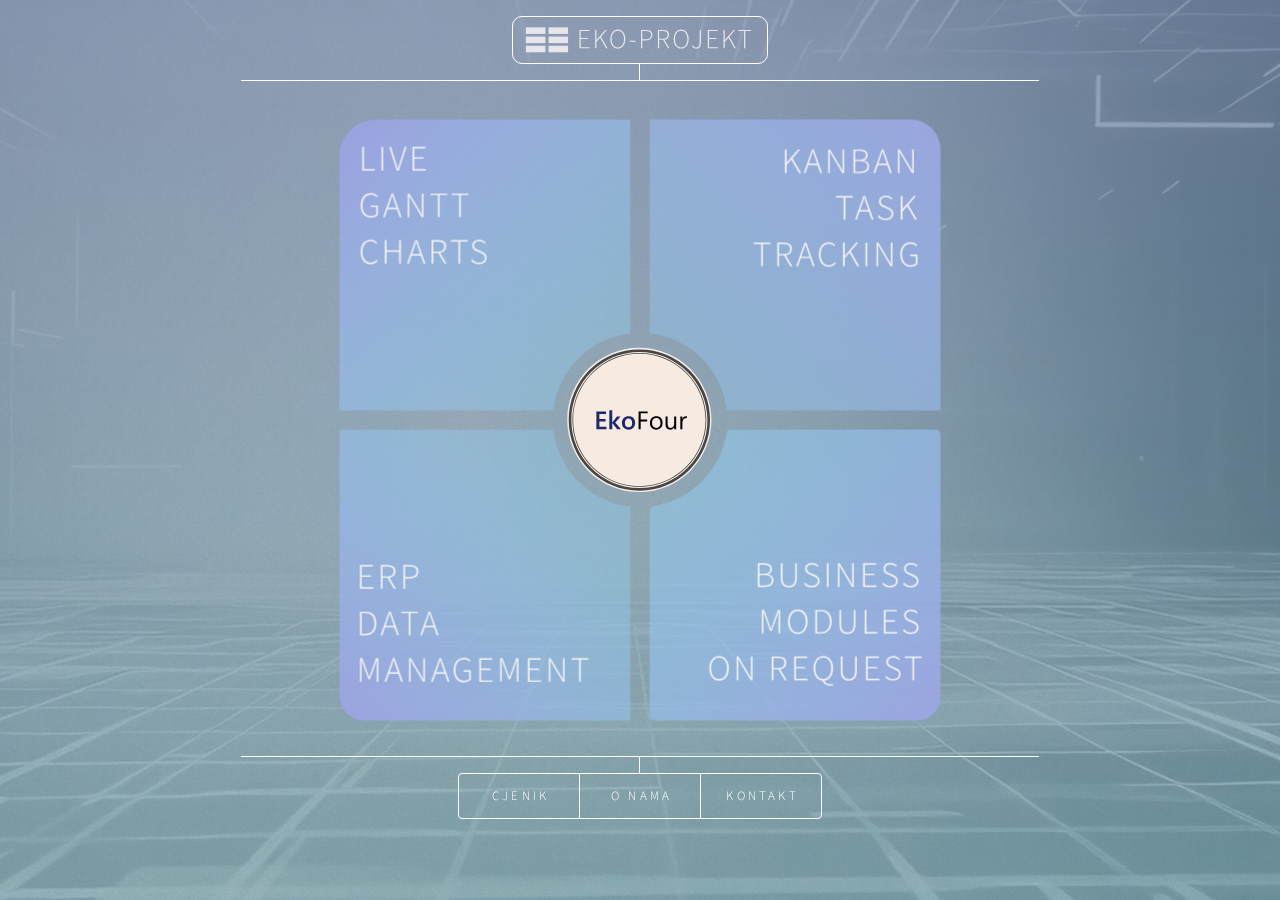
<file: index.html>
<!DOCTYPE HTML>
<!--
	Dimension by HTML5 UP
	html5up.net | @ajlkn
	Free for personal and commercial use under the CCA 3.0 license (html5up.net/license)
-->
<html>
	<head>
		<title>Eko Projekt</title>
		<link rel="icon" href="images/EKO-PROJEKT_4.png" type="image/png">
		<meta charset="utf-8" />
		<meta name="viewport" content="width=device-width, initial-scale=1, user-scalable=no" />
		<link rel="stylesheet" href="assets/css/main.css" />
		<link rel="stylesheet" href="assets/css/added.css" />
		<noscript><link rel="stylesheet" href="assets/css/noscript.css" /></noscript>
	</head>
	<body class="is-preload">

		<!-- Wrappeofdfor -->
			<div id="wrapper">

				<!-- Header -->
					<header id="header">
						<div class="logo">
							<img src="images/EKO_PROJEKT_LOGO_finished.svg" alt="Eko-Project Logo" class="logo-img">
						</div>
						<div class="content">
							<div class="inner">
								<div class="images">
									<object type="image/svg+xml" data="images/ekofour_finished.svg" class="features-img-1" id="svg-object"></object>
								</div>
							</div>
						</div>
						<nav>
							<ul>
								<!-- <li><a href="#intro">Rješenja</a></li> -->
								<li><a href="#work">Cjenik</a></li>
								<li><a href="#about">O nama</a></li>
								<li><a href="#contact">Kontakt</a></li>
								<!--<li><a href="#elements">Elementi</a></li>-->
							</ul>
						</nav>
					</header>

				<!-- Main -->
					<div id="main">
						<div id="form-notification" class="notification" style="display:none;"></div>

						<article id="KTM">
							<h3>Kanban upravljanje zadacima</h3>
							<p>Vizualizirajte tijekove rada pomoću naših intuitivnih Kanban ploča. Premještajte zadatke kroz prilagodljive faze, dodjeljujte članove tima i pratite napredak u stvarnom vremenu.</p>
						</article>

						<article id="LGC">
							<h3>Interaktivni Gantt dijagrami</h3>
							<p>Planirajte i pratite projekte pomoću dinamičnih Gantt dijagrama koji se automatski ažuriraju. Pregledajte ovisnosti, vremenske rokove i raspodjelu resursa na prvi pogled.</p>
						</article>
						
						<article id="EDM">
							<h3>Upravljanje ERP podacima</h3>
							<p>Centralizirajte sve svoje poslovne podatke pomoću našeg moćnog ERP modula. Integrirajte financije, skladište, ljudske resurse i ostalo u jedinstveni sustav.</p>
						</article>
						
						<article id="CBM">
							<h3>Prilagođeni poslovni modeli</h3>
							<p>Prilagodite EkoFour svojim jedinstvenim potrebama. Izrađujemo prilagođene module na zahtjev kako bismo zadovoljili vaše specifične poslovne procese i zahtjeve.</p>
						</article>

					<!-- Intro -->
						<article id="intro">
							<h2>Trusted by: </h2>
							<div class="logo-grid">
								<a class="logo-item" 
									href="https://aparatura.hr/" 
									target="_blank" rel="noopener noreferrer">

								<img src="solutions/aparatura.png" alt="Company 1 Logo" >

								</a>
								<a class="logo-item" 
									href="https://www.companywall.hr/tvrtka/automatska-vrata-doo/MMx2U45q" 
									target="_blank" rel="noopener noreferrer">

								<img  alt="AUTOMATSKA VRATA d.o.o.">

								</a>
							</div>
						</article>

					<!-- Work -->
						<article id="work">
							<h2 class="major">Cjenik</h2>
							<div class="pricing-container">
								<div class="pricing-header">
									<h1>Jednostavan, transparentan cjenik</h1>
									<p>Isprobajte naš ERP sustav uz 1 mjesec besplatne probe. Bez kreditne kartice. Otkažite kad god želite.</p>
								</div>

								<div class="pricing-cards">
									<div class="pricing-card">
										<h2>Osnovni paket</h2>
										<div class="price">€0 <span>/prvi mjesec</span></div>
										<ul>
											<li>Generacija ponuda</li>
											<li>Otpremnice</li>
											<li>Radni nalozi</li>
											<li>Računi</li>
											<li>Kanban ploča za praćenje statusa</li>
										</ul>
									</div>

									<div class="pricing-card">
										<h2>Standardni paket</h2>
										<div class="price">€60 <span>/mjesečno</span></div>
										<ul>
											<li>Sve iz osnovnog paketa</li>
											<li>Do 10 korisnika</li>
											<li>Osnovna poslovna logika</li>
											<li>Podrška putem e-pošte</li>
											<li>10GB prostora za pohranu</li>
										</ul>
									</div>

									<div class="pricing-card">
										<h2>ERP Pro paket</h2>
										<div class="price">€250 <span>/mjesečno + €15 po korisniku</span></div>
										<ul>
											<li>Napredna poslovna logika</li>
											<li>Neograničen broj korisnika</li>
											<li>Prilagođena ERP rješenja</li>
											<li>24/7 premium podrška</li>
											<li>Neograničena pohrana</li>
											<li>Integracije po mjeri</li>
											<li>Mogućnost lokalne instalacije</li>
										</ul>
									</div>
								</div>

								<div class="faq-section">
									<h2>Najčešća pitanja</h2>

									<div class="faq-item">
										<h3>Kako funkcionira besplatna proba?</h3>
										<p>Proba traje 1 mjesec i uključuje sve funkcionalnosti osnovnog paketa. Nije potrebna kreditna kartica. Nakon isteka, možete se pretplatiti ili pauzirati račun.</p>
									</div>

									<div class="faq-item">
										<h3>Mogu li kasnije promijeniti paket?</h3>
										<p>Da, možete nadograditi, smanjiti ili otkazati paket u bilo kojem trenutku. Promjene stupaju na snagu s početkom sljedećeg obračunskog razdoblja.</p>
									</div>
								</div>
							</div>
						</article>


					<!-- About -->
						<article id="about">
							<h2 class="major">O nama</h2>
							<p>
							Dobrodošli u našu tvrtku, gdje se preciznost inženjeringa susreće s digitalnom inovacijom. Osnivač Zvonimir Leljak, iskusni strojar s više od deset godina iskustva u konstrukciji, donosi jedinstvenu kombinaciju tehničke stručnosti i razvoja softvera za moderna poslovna rješenja.
							</p>
							<p>
							Naša osnovna misija je pojednostaviti poslovanje i osnažiti timove kroz pametne, intuitivne alate. U središtu naše ponude nalazi se ERP aplikacija po mjeri s integriranom Kanban pločom dizajniranom za bolju vidljivost tijeka rada, učinkovitije upravljanje zadacima i veću produktivnost u svim odjelima.
							</p>
							<p>
							S čvrstim inženjerskim temeljima i strašću za rješavanje složenih problema, predani smo isporuci skalabilnih, korisnički prilagođenih sustava koji rastu zajedno s vašim poslovanjem. Bilo da ste u proizvodnji, logistici ili pružanju usluga, naša rješenja su osmišljena za stvarne izazove s preciznošću i agilnošću.
							</p>
						</article>

						<!-- Kontakt -->
						<article id="contact">
							<h2 class="major">Kontakt</h2>
							<section class="contact-info">
								<div class="info-card">
									<h3>Kontakt podaci</h3>
									<div class="info-item">
										<i class="icon">📍</i>
										<p>Otona Ivekovića, Biograd, 23210</p>
									</div>
									<div class="info-item">
										<i class="icon">📞</i>
										<p>+385 95 504 7356</p>
									</div>
									<div class="info-item">
										<i class="icon">✉️</i>
										<p>zvonimir.leljak@gmail.com</p>
									</div>
								</div>
							</section>
							<form action="https://api.web3forms.com/submit" method="POST" id="form">
								<input type="hidden" name="access_key" value="59116857-fc31-44ce-9448-7dca7588613d">
								<input type="hidden" name="subject" value="Nova poruka sa stranice">
								<input type="hidden" name="from_name" value="eko-projekt">
								<input type="hidden" name="redirect" value="https://web3forms.com/success">
								<input type="checkbox" name="botcheck" id="" style="display: none;">
								<div class="fields">
									<div class="field half">
									<label for="name">Ime</label>
									<input type="text" name="name" id="name" required />
									</div>
									<div class="field half">
									<label for="email">Email</label>
									<input type="email" name="email" id="email" required />
									</div>
									<div class="field">
									<label for="message">Poruka</label>
									<textarea name="message" id="message" rows="4" required></textarea>
									</div>
								</div>
								<ul class="actions">
									<li><input type="submit" value="Pošalji poruku" class="primary" /></li>
									<li><input type="reset" value="Poništi" /></li>
								</ul>
							</form>
							<ul class="icons">
								<li><a href="https://www.linkedin.com/in/zvonimir-leljak" 
										target="_blank" 
										rel="noopener noreferrer" 
										class="icon brands fa-linkedin">
										<span class="label">LinkedIn</span>
									</a>
								</li>
							</ul>
						</article>

					</div>

				<!-- Footer -->
					<!-- <footer id="footer">
						<p class="copyright">&copy; Zvonimir Leljak </p>
					</footer> -->

			</div>

		<!-- BG -->
			<div id="bg">
				<video autoplay muted loop id="video-bg">
					<source src="../../images/video.mp4" type="video/mp4">
					<!-- Add additional source formats for better browser compatibility if needed -->
				</video>
			</div>

		<!-- Scripts -->
			<script src="assets/js/jquery.min.js"></script>
			<script src="assets/js/browser.min.js"></script>
			<script src="assets/js/breakpoints.min.js"></script>
			<script src="assets/js/util.js"></script>
			<script src="assets/js/main.js"></script>

	</body>
</html>
</file>
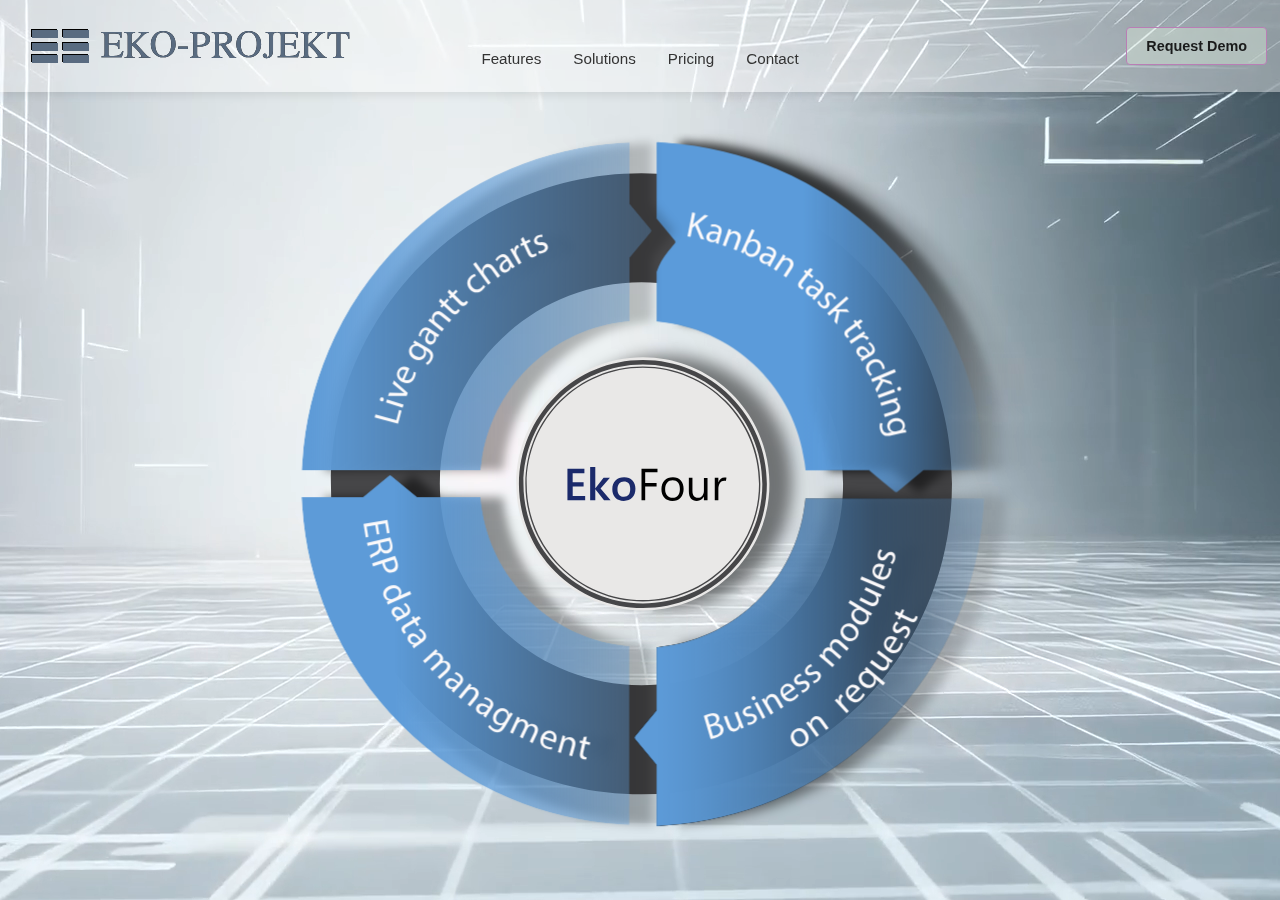
<file: __stara/index.html>
<html lang="en">
  <head>
    <link rel="icon" href="images/EKO-PROJEKT_4.png" type="image/png">
    <title>Eko-Projekt</title>
    <link rel="stylesheet" href="styles.css">
    <link rel="stylesheet" href="images/features.css">
  </head>


  <body>
    <header class="eko-header">
      <div class="logo-container">
        <img src="images/EKO_PROJEKT_LOGO.svg" alt="Eko-Project Logo" class="logo">
      </div>
      <nav class="main-nav">
        <ul>
          <li><a href="index.html" >Features</a></li>
          <li><a href="solutions.html" >Solutions</a></li>
          <li><a href="pricing.html">Pricing</a></li>
          <li><a href="contact.html">Contact</a></li>
        </ul>
      </nav>
      <div class="auth-buttons">
        <button id="demo-btn" class="demo-btn">Request Demo</button>
      </div>
    </header> 
    
    <video id="video-background" autoplay loop muted playsinline preload="auto" >
      <source src="images/video.mp4" type="video/mp4">
      Your browser does not support the video tag.
    </video>
    
    <main>

      <div class="images">
        <object type="image/svg+xml" data="images/ekofour_bez_sjena.svg" class="features-img-1" id="svg-object"></object>
      </div>

      <div class="feature" id="KTM">
        <h3>Kanban Task Management</h3>
        <p>Visualize workflows with our intuitive Kanban boards. Move tasks through customizable stages, assign team members, and track progress in real-time.</p>
      </div>
      
      <div class="feature" id="LGC">
        <h3>Live Gantt Charts</h3>
        <p>Plan and monitor projects with dynamic Gantt charts that update automatically. See dependencies, timelines, and resource allocation at a glance.</p>
      </div>
      
      <div class="feature" id="EDM">
        <h3>ERP Data Management</h3>
        <p>Centralize all your enterprise data with our powerful ERP module. Integrate finance, inventory, HR, and more into one unified system.</p>
      </div>
      
      <div class="feature" id="CBM">
        <h3>Custom Business Models</h3>
        <p>Tailor EkoFour to your unique needs. We build custom modules on request to fit your specific business processes and requirements.</p>
      </div>
      
    </main>

    <div id="contactDialog" class="dialog">
      <div class="dialog-content">
        <h2>Contact Us</h2>
        <form id="contactForm">
          <div class="form-group">
            <label for="email">Email:</label>
            <input type="email" id="email" required>
          </div>
          <div class="form-group">
            <label for="phone">Phone Number:</label>
            <input type="tel" id="phone">
          </div>
          <div class="form-group">
            <label for="message">Message:</label>
            <textarea id="message" rows="4" required></textarea>
          </div>
          <div class="button-group">
            <button type="button" id="cancelBtn">Cancel</button>
            <button type="submit" id="sendBtn">Send</button>
          </div>
        </form>
      </div>
    </div>
  </body>

</html>


<script>
window.addEventListener('load', function() {
    const video = document.getElementById('video-background');
    video.src = 'images/video.mp4';
    video.load();
});
document.addEventListener('DOMContentLoaded', function() {
  // Handle contact form elements
  const demoBtn = document.getElementById('demo-btn');
  if (demoBtn) {
    demoBtn.addEventListener('click', function() {
      const dialog = document.getElementById('contactDialog');
      if (dialog) dialog.style.display = 'flex';
    });
  }

  const cancelBtn = document.getElementById('cancelBtn');
  if (cancelBtn) {
    cancelBtn.addEventListener('click', function() {
      const dialog = document.getElementById('contactDialog');
      if (dialog) dialog.style.display = 'none';
    });
  }

  const contactForm = document.getElementById('contactForm');
  if (contactForm) {
    contactForm.addEventListener('submit', function(e) {
      e.preventDefault();
      const email = document.getElementById('email').value;
      const phone = document.getElementById('phone').value;
      const message = document.getElementById('message').value;
      console.log({email, phone, message});
      document.getElementById('contactDialog').style.display = 'none';
      alert('Message sent! (This is just a demo)');
    });
  }

  // Handle SVG
  const svgObject = document.getElementById('svg-object');
  if (svgObject) {
    if (svgObject.contentDocument) {
      initSVG();
    } else {
      svgObject.addEventListener('load', initSVG);
    }
  }

  function initSVG() {
    try {
      const svgDoc = document.getElementById('svg-object').getSVGDocument();
      if (!svgDoc) {
        console.error("Couldn't access SVG document");
        return;
      }
      
      [['tr','KTM'], ['tl','LGC'], ['bl','EDM'], ['br','CBM']].forEach(id => {
        const group = svgDoc.getElementById(id[0]);
        const division = document.getElementById(id[1]);
        if (group && division) {
          group.addEventListener('mouseover', () => {
            division.classList.add('active');
            group.setAttribute('transform', 'scale(1.02)');
          });
          group.addEventListener('mouseout', () => {
            division.classList.remove('active');
            group.setAttribute('transform', 'scale(1)');
          });
        }
      });
    } catch (e) {
      console.error("SVG Error:", e);
    }
  }
});
</script>
</file>
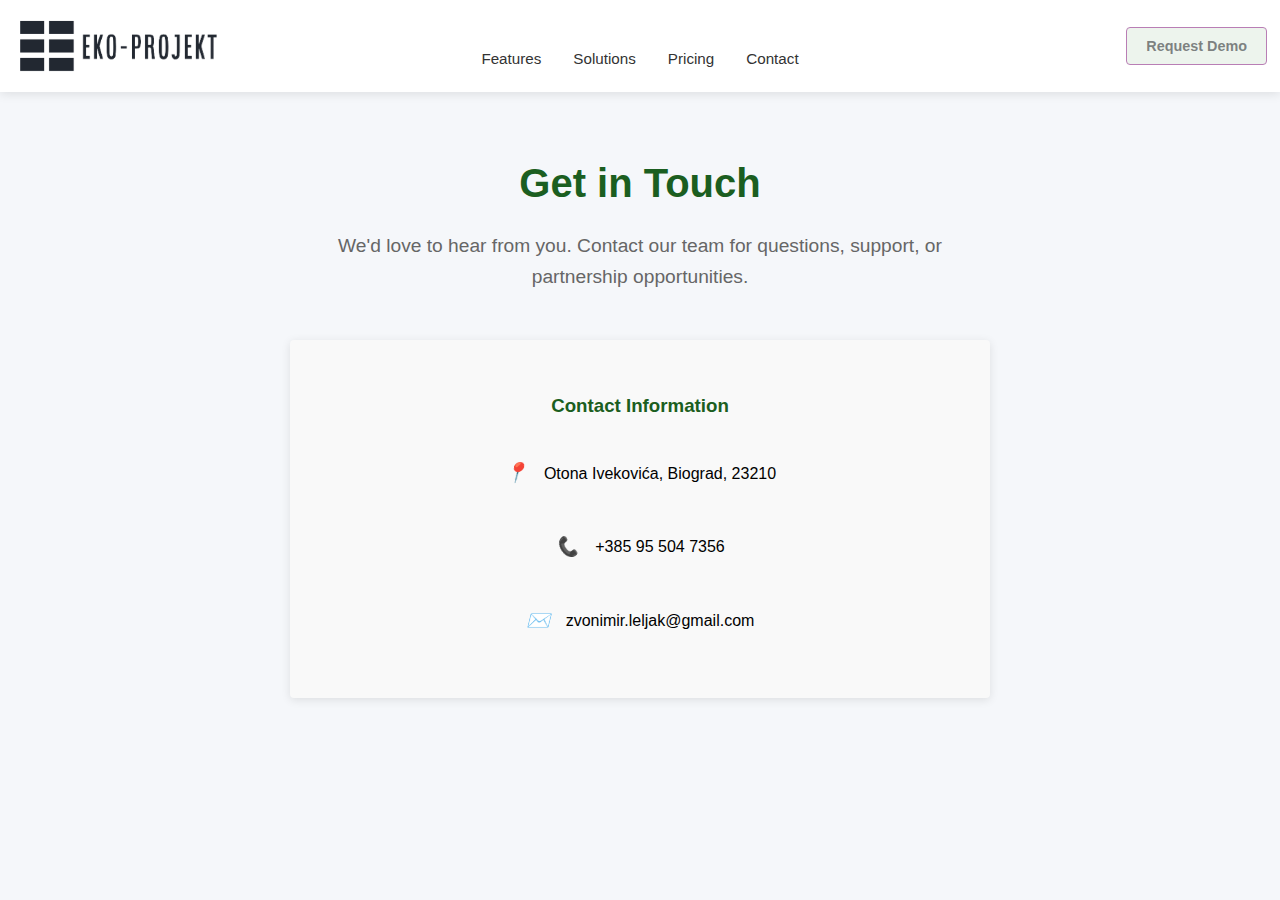
<file: contact.html>
<html lang="en">
  <head>
    <link rel="icon" href="images/EKO-PROJEKT_4.png" type="image/png">
    <title>Eko-Projekt</title>
    <link rel="stylesheet" href="styles.css">
    <link rel="stylesheet" href="contact/contact.css">
  </head>


  <body>
    <header class="eko-header">
      <div class="logo-container">
        <img src="images/EKO_PROJEKT_3.png" alt="Eko-Project Logo" class="logo">
      </div>
      <nav class="main-nav">
        <ul>
          <li><a href="index.html" >Features</a></li>
          <li><a href="solutions.html" >Solutions</a></li>
          <li><a href="pricing.html">Pricing</a></li>
          <li><a href="contact.html">Contact</a></li>
        </ul>
      </nav>
      <div class="auth-buttons">
        <button id="demo-btn" class="demo-btn">Request Demo</button>
      </div>
    </header> 
    <main class="contact-page">
        <section class="contact-hero">
            <h1>Get in Touch</h1>
            <p class="subtitle">We'd love to hear from you. Contact our team for questions, support, or partnership opportunities.</p>
        </section>


            <section class="contact-info">
            <div class="info-card">
                <h3>Contact Information</h3>
                <div class="info-item">
                <i class="icon">📍</i>
                <p>Otona Ivekovića, Biograd, 23210</p>
                </div>
                <div class="info-item">
                <i class="icon">📞</i>
                <p>+385 95 504 7356</p>
                </div>
                <div class="info-item">
                <i class="icon">✉️</i>
                <p>zvonimir.leljak@gmail.com</p>
                </div>
            </div>
            

            </section>
        </div>
    </main>

    <div id="contactDialog" class="dialog">
      <div class="dialog-content">
        <h2>Contact Us</h2>
        <form id="contactForm">
          <div class="form-group">
            <label for="email">Email:</label>
            <input type="email" id="email" required>
          </div>
          <div class="form-group">
            <label for="phone">Phone Number:</label>
            <input type="tel" id="phone">
          </div>
          <div class="form-group">
            <label for="message">Message:</label>
            <textarea id="message" rows="4" required></textarea>
          </div>
          <div class="button-group">
            <button type="button" id="cancelBtn">Cancel</button>
            <button type="submit" id="sendBtn">Send</button>
          </div>
        </form>
      </div>
    </div>
  </body>

</html>

<script>

    document.getElementById('demo-btn').addEventListener('click', function() {
    document.getElementById('contactDialog').style.display = 'flex';
  });

  document.getElementById('cancelBtn').addEventListener('click', function() {
    document.getElementById('contactDialog').style.display = 'none';
  });

  document.getElementById('contactForm').addEventListener('submit', function(e) {
    e.preventDefault();
    
    const email = document.getElementById('email').value;
    const phone = document.getElementById('phone').value;
    const message = document.getElementById('message').value;
    
    // Here you would send the data to your backend
    console.log({email, phone, message});
    
    // For now, just close the dialog
    document.getElementById('contactDialog').style.display = 'none';
    alert('Message sent! (This is just a demo)');
  });
</script>
</file>
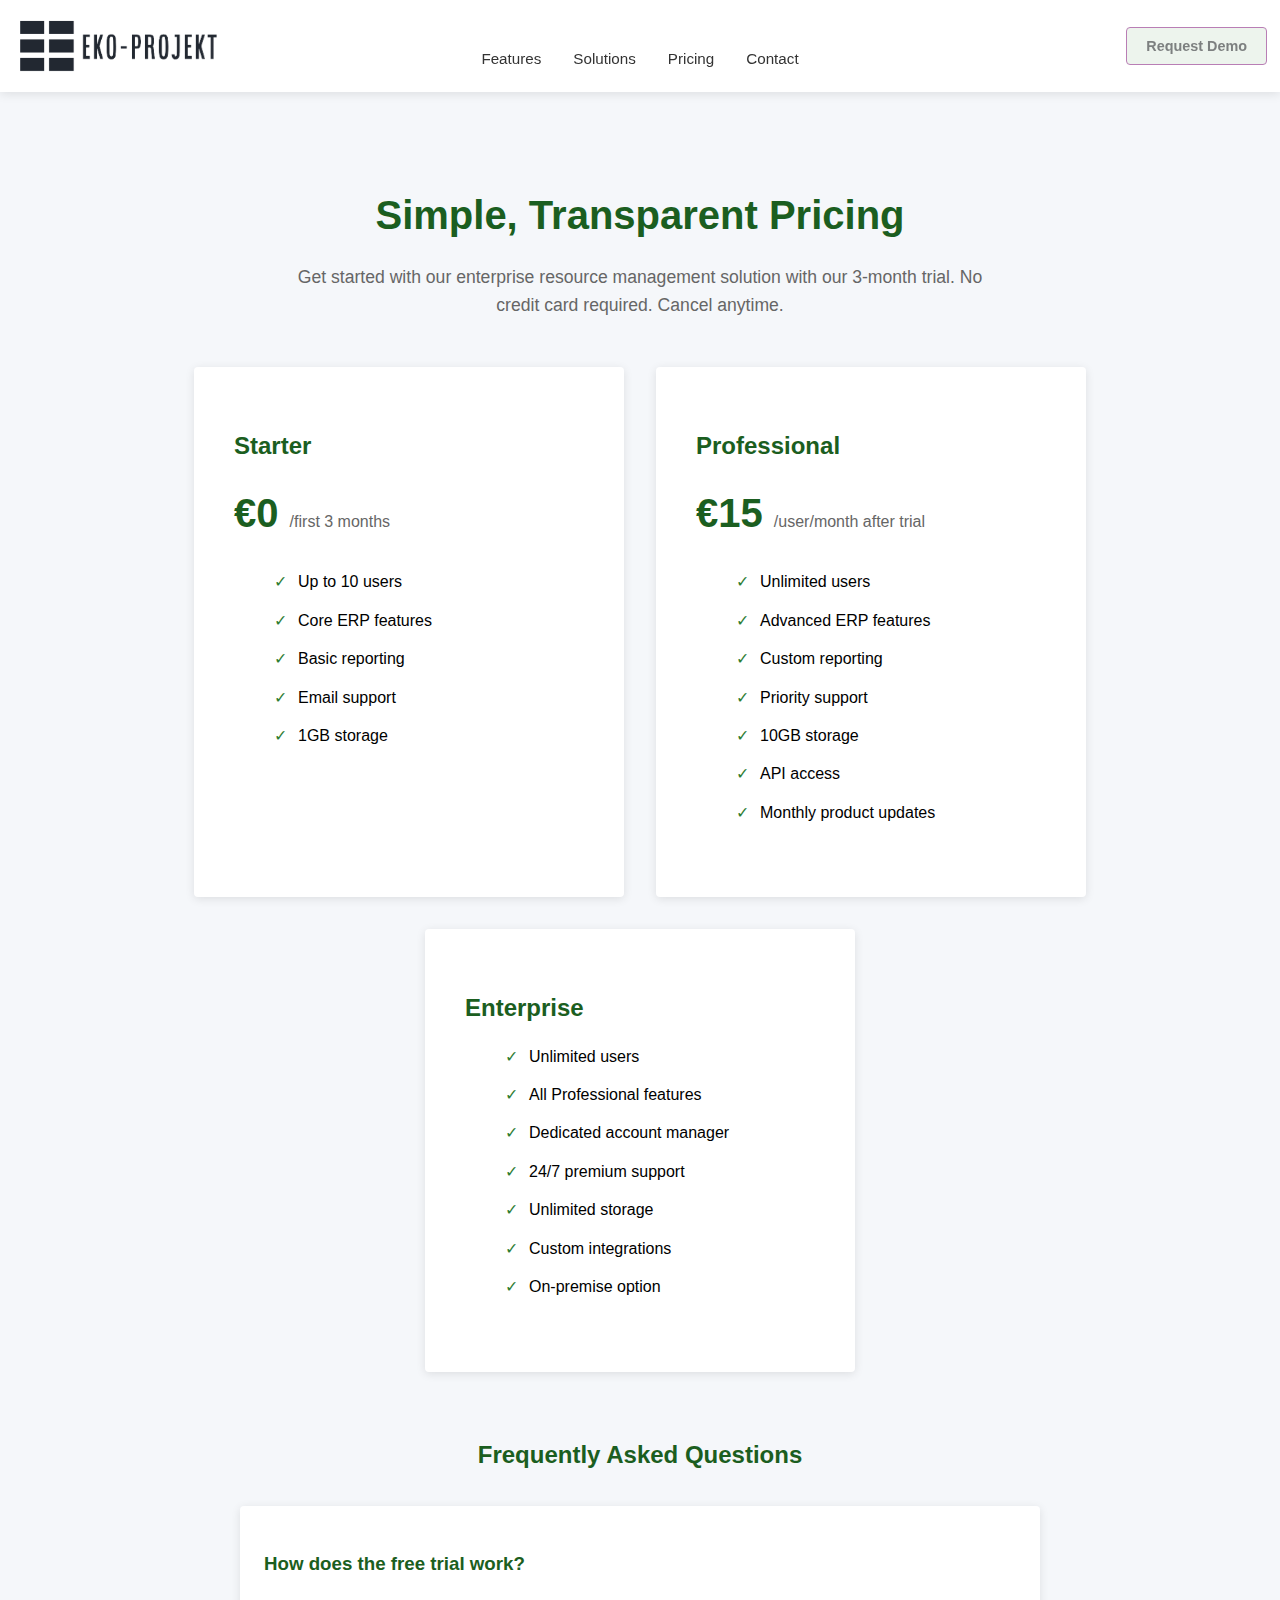
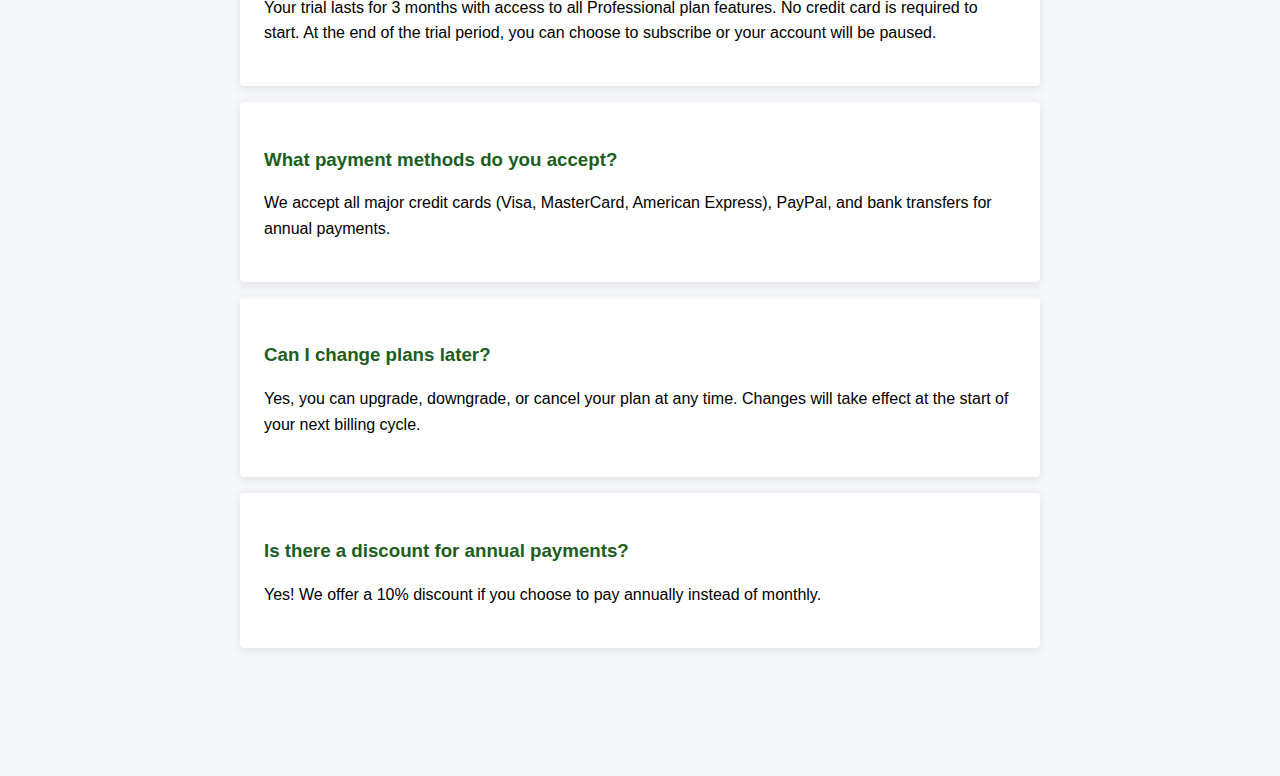
<file: pricing.html>
<html lang="en">
  <head>
    <link rel="icon" href="images/EKO-PROJEKT_4.png" type="image/png">
    <title>Eko-Projekt</title>
    <link rel="stylesheet" href="styles.css">
    <link rel="stylesheet" href="pricing/pricing.css">
  </head>


  <body>
    <header class="eko-header">
      <div class="logo-container">
        <img src="images/EKO_PROJEKT_3.png" alt="Eko-Project Logo" class="logo">
      </div>
      <nav class="main-nav">
        <ul>
          <li><a href="index.html" >Features</a></li>
          <li><a href="solutions.html" >Solutions</a></li>
          <li><a href="pricing.html">Pricing</a></li>
          <li><a href="contact.html">Contact</a></li>
        </ul>
      </nav>
      <div class="auth-buttons">
        <button id="demo-btn" class="demo-btn">Request Demo</button>
      </div>
    </header> 

    <main>
        <div class="pricing-container">
            <div class="pricing-header">
                <h1>Simple, Transparent Pricing</h1>
                <p>Get started with our enterprise resource management solution with our 3-month trial. No credit card required. Cancel anytime.</p>
            </div>

            <div class="pricing-cards">
                <div class="pricing-card">
                    <h2>Starter</h2>
                    <div class="price">€0 <span>/first 3 months</span></div>
                    <ul>
                        <li>Up to 10 users</li>
                        <li>Core ERP features</li>
                        <li>Basic reporting</li>
                        <li>Email support</li>
                        <li>1GB storage</li>
                    </ul>
                </div>

                <div class="pricing-card">
                    <h2>Professional</h2>
                    <div class="price">€15 <span>/user/month after trial</span></div>
                    <ul>
                        <li>Unlimited users</li>
                        <li>Advanced ERP features</li>
                        <li>Custom reporting</li>
                        <li>Priority support</li>
                        <li>10GB storage</li>
                        <li>API access</li>
                        <li>Monthly product updates</li>
                    </ul>
                </div>

                <div class="pricing-card">
                    <h2>Enterprise</h2>
                    <ul>
                        <li>Unlimited users</li>
                        <li>All Professional features</li>
                        <li>Dedicated account manager</li>
                        <li>24/7 premium support</li>
                        <li>Unlimited storage</li>
                        <li>Custom integrations</li>
                        <li>On-premise option</li>
                    </ul>
                </div>
            </div>

            <div class="faq-section">
                <h2>Frequently Asked Questions</h2>
                
                <div class="faq-item">
                    <h3>How does the free trial work?</h3>
                    <p>Your trial lasts for 3 months with access to all Professional plan features. No credit card is required to start. At the end of the trial period, you can choose to subscribe or your account will be paused.</p>
                </div>
                
                <div class="faq-item">
                    <h3>What payment methods do you accept?</h3>
                    <p>We accept all major credit cards (Visa, MasterCard, American Express), PayPal, and bank transfers for annual payments.</p>
                </div>
                
                <div class="faq-item">
                    <h3>Can I change plans later?</h3>
                    <p>Yes, you can upgrade, downgrade, or cancel your plan at any time. Changes will take effect at the start of your next billing cycle.</p>
                </div>
                
                <div class="faq-item">
                    <h3>Is there a discount for annual payments?</h3>
                    <p>Yes! We offer a 10% discount if you choose to pay annually instead of monthly.</p>
                </div>
            </div>
        </div>
    </main>

    <div id="contactDialog" class="dialog">
      <div class="dialog-content">
        <h2>Contact Us</h2>
        <form id="contactForm">
          <div class="form-group">
            <label for="email">Email:</label>
            <input type="email" id="email" required>
          </div>
          <div class="form-group">
            <label for="phone">Phone Number:</label>
            <input type="tel" id="phone">
          </div>
          <div class="form-group">
            <label for="message">Message:</label>
            <textarea id="message" rows="4" required></textarea>
          </div>
          <div class="button-group">
            <button type="button" id="cancelBtn">Cancel</button>
            <button type="submit" id="sendBtn">Send</button>
          </div>
        </form>
      </div>
    </div>
  </body>

</html>

<script>

    document.getElementById('demo-btn').addEventListener('click', function() {
    document.getElementById('contactDialog').style.display = 'flex';
  });

  document.getElementById('cancelBtn').addEventListener('click', function() {
    document.getElementById('contactDialog').style.display = 'none';
  });

  document.getElementById('contactForm').addEventListener('submit', function(e) {
    e.preventDefault();
    
    const email = document.getElementById('email').value;
    const phone = document.getElementById('phone').value;
    const message = document.getElementById('message').value;
    
    // Here you would send the data to your backend
    console.log({email, phone, message});
    
    // For now, just close the dialog
    document.getElementById('contactDialog').style.display = 'none';
    alert('Message sent! (This is just a demo)');
  });
</script>
</file>
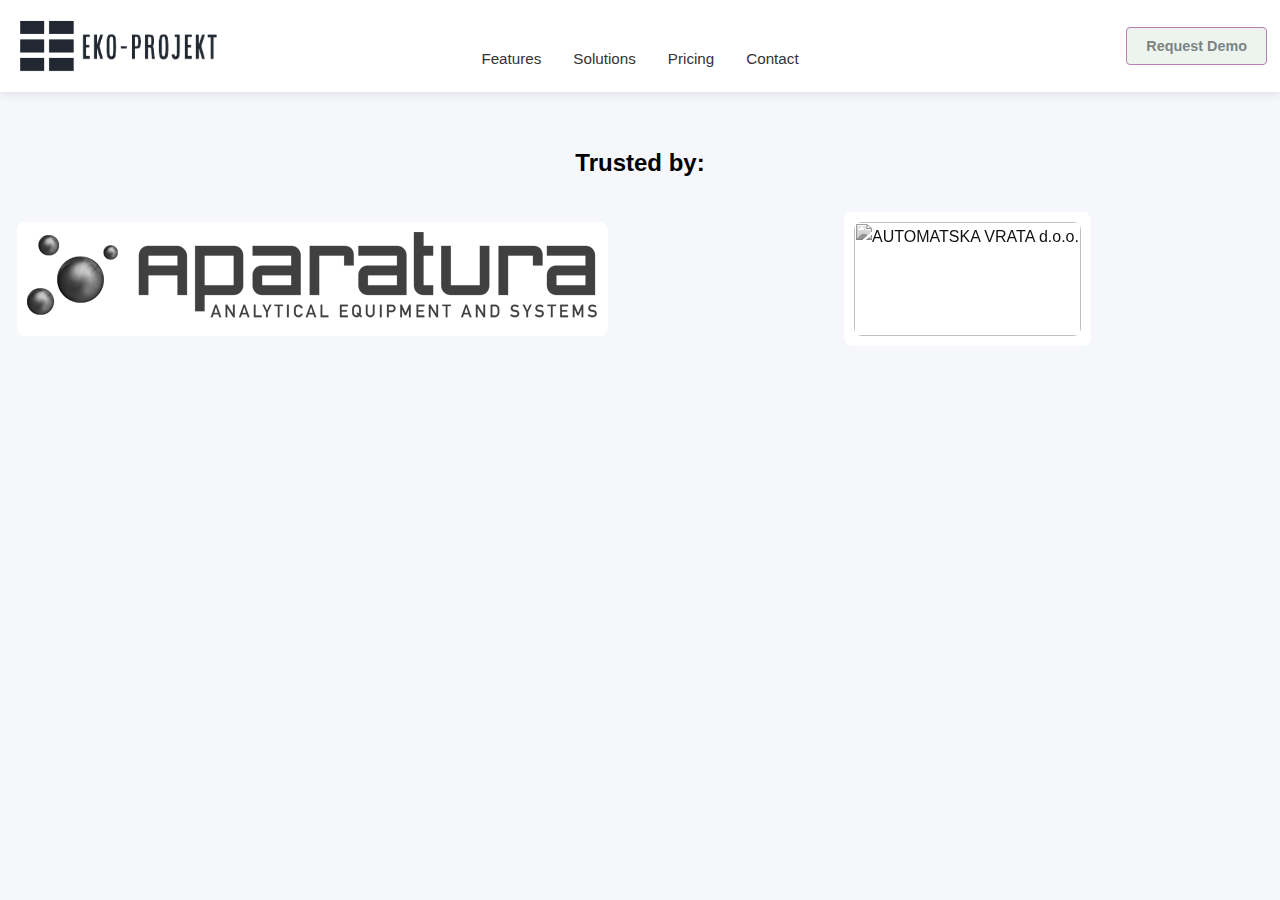
<file: solutions.html>
<html lang="en">
  <head>
    <link rel="icon" href="images/EKO-PROJEKT_4.png" type="image/png">
    <title>Eko-Projekt</title>
    <link rel="stylesheet" href="styles.css">
    <link rel="stylesheet" href="solutions/solutions.css">
  </head>


  <body>
    <header class="eko-header">
      <div class="logo-container">
        <img src="images/EKO_PROJEKT_3.png" alt="Eko-Project Logo" class="logo">
      </div>
      <nav class="main-nav">
        <ul>
          <li><a href="index.html" >Features</a></li>
          <li><a href="solutions.html" >Solutions</a></li>
          <li><a href="pricing.html">Pricing</a></li>
          <li><a href="contact.html">Contact</a></li>
        </ul>
      </nav>
      <div class="auth-buttons">
        <button id="demo-btn" class="demo-btn">Request Demo</button>
      </div>
    </header> 

    <main>

      <h2>Trusted by: </h2>
      <div class="logo-grid">
        <a class="logo-item" 
            href="https://aparatura.hr/" 
            target="_blank" rel="noopener noreferrer">

          <img src="solutions/aparatura.png" alt="Company 1 Logo" >

        </a>
        <a class="logo-item" 
            href="https://www.companywall.hr/tvrtka/automatska-vrata-doo/MMx2U45q" 
            target="_blank" rel="noopener noreferrer">

          <img  alt="AUTOMATSKA VRATA d.o.o.">

        </a>
      </div>
    </main>

    <div id="contactDialog" class="dialog">
      <div class="dialog-content">
        <h2>Contact Us</h2>
        <form id="contactForm">
          <div class="form-group">
            <label for="email">Email:</label>
            <input type="email" id="email" required>
          </div>
          <div class="form-group">
            <label for="phone">Phone Number:</label>
            <input type="tel" id="phone">
          </div>
          <div class="form-group">
            <label for="message">Message:</label>
            <textarea id="message" rows="4" required></textarea>
          </div>
          <div class="button-group">
            <button type="button" id="cancelBtn">Cancel</button>
            <button type="submit" id="sendBtn">Send</button>
          </div>
        </form>
      </div>
    </div>
  </body>

</html>

<script>

    document.getElementById('demo-btn').addEventListener('click', function() {
    document.getElementById('contactDialog').style.display = 'flex';
  });

  document.getElementById('cancelBtn').addEventListener('click', function() {
    document.getElementById('contactDialog').style.display = 'none';
  });

  document.getElementById('contactForm').addEventListener('submit', function(e) {
    e.preventDefault();
    
    const email = document.getElementById('email').value;
    const phone = document.getElementById('phone').value;
    const message = document.getElementById('message').value;
    
    // Here you would send the data to your backend
    console.log({email, phone, message});
    
    // For now, just close the dialog
    document.getElementById('contactDialog').style.display = 'none';
    alert('Message sent! (This is just a demo)');
  });
</script>
</file>
<file: assets/css/added.css>
main {
  display: flex;
  margin: 2rem 0;
  flex-direction: column;
  align-items: center;

}

.logo-grid {
  display: grid;
  grid-template-columns: repeat(auto-fit, minmax(150px, 1fr));
  gap: 30px;
  justify-items: center;
  align-items: center;
  margin-top: 20px;
  width: 100%;
}

.logo-item {
  padding: 10px;
  border-radius: 8px;
  background-color: rgb(166, 210, 241);;
  filter: grayscale(100%);
  transition: transform 0.3s ease, box-shadow 0.3s ease;
}


.logo-item img {
  width: 100%;
  height: auto;
  border-radius: 8px;
  color: rgb(16, 16, 17);
}

.logo-item:hover {
  transform: scale(1.15);
  box-shadow: 0 8px 20px rgba(0, 0, 0, 0.15);
  filter: grayscale(0%);
}


.images{
  width: 100%;
  justify-content: center;
  display: flex;
  overflow: visible;
}

.features-img-1{
  height: 70vh;
  width: auto;
  transition: var(--transition);
  overflow: visible;
  padding: 0px 60px;
}



.feature {
  position: fixed;
  top: 52%;
  left: 50.5%;
  transform: translate(-50%, -50%);
  background: white;
  padding: 20px;
  border-radius: 8px;
  box-shadow: 0 4px 12px rgba(0,0,0,0.15);
  opacity: 0;
  visibility: hidden;
  transition: opacity 0.3s ease, visibility 0.3s ease;
  z-index: 100;
  height: auto;
  width: auto;
}
.feature.active {
  opacity: 1;
  visibility: visible;
}
.feature h3 {
  color: #2c3e50;
  margin-bottom: 0.8rem;
}

.feature p {
  color: #7f8c8d;
  line-height: 1.5;
}

@media (max-width: 1100px) {
    .features-img-1 {
      width: 95vw;
      height: auto;
    }
.feature {
top: 32%;
  height: auto;
  width: 80vw;
}
  }


.pricing-container {
    max-width: 1200px;
    margin: 2rem auto;
    padding: 0 1rem;
}

.pricing-header {
    text-align: center;
    margin-bottom: 3rem;
}

.pricing-header h1 {
    font-size: 2rem;
    color: var(--primary-dark);
    margin-bottom: 1rem;
}

.pricing-header p {
    font-size: 1.1rem;
    color: var(--text-light);
    max-width: 700px;
    margin: 0 auto;
}

.pricing-cards {
    display: flex;
    justify-content: center;
    flex-wrap: wrap;
    gap: 2rem;
}

.pricing-card {
  background-color: #caffca38;
  border-radius: 20px;
  box-shadow: var(--box-shadow);
  padding: 2.5rem;
  width: 100%;
  transition: var(--transition);
}

.pricing-card:hover {
    transform: translateY(-5px);
    box-shadow: 0 5px 15px rgba(0, 0, 0, 0.1);
    border: 2px solid var(--primary-color);
}

.pricing-card h2 {
    font-size: 1.5rem;
    margin-bottom: 1rem;
    color: var(--primary-dark);
}

.price {
    font-size: 2.5rem;
    font-weight: bold;
    margin-bottom: 1.5rem;
    color: var(--primary-dark);
}

.price span {
    font-size: 1rem;
    font-weight: normal;
    color: var(--text-light);
}

.pricing-card ul {
    list-style: none;
    margin-bottom: 2rem;
}

.pricing-card ul li {
    margin-bottom: 0.8rem;
    padding-left: 1.5rem;
    position: relative;
}

.pricing-card ul li:before {
    content: "✓";
    color: var(--primary-color);
    position: absolute;
    left: 0;
}

.btn {
    display: inline-block;
    padding: 0.8rem 1.5rem;
    background-color: var(--primary-color);
    color: var(--white);
    border: none;
    border-radius: var(--border-radius);
    text-decoration: none;
    font-weight: bold;
    transition: var(--transition);
    width: 100%;
    text-align: center;
}

.btn:hover {
    background-color: var(--primary-dark);
    cursor: pointer;
}

.btn-outline {
    background-color: transparent;
    border: 2px solid var(--primary-color);
    color: var(--primary-color);
}

.btn-outline:hover {
    background-color: var(--primary-color);
    color: var(--white);
}

.faq-section {
    max-width: 800px;
    margin: 4rem auto;
    padding: 0 1rem;
}

.faq-section h2 {
    text-align: center;
    margin-bottom: 2rem;
    color: var(--primary-dark);
}

.faq-item {
    background-color: var(--white);
    border-radius: var(--border-radius);
    box-shadow: var(--box-shadow);
    padding: 1.5rem;
    margin-bottom: 1rem;
}

.faq-item h3 {
    margin-bottom: 0.5rem;
    color: var(--primary-dark);
}

@media screen and (max-width: 1680px) {
		}

@media screen and (max-width: 768) {

  .pricing-cards {
      flex-direction: column;
      align-items: center;
  }

}

@media screen and (max-width: 480px) {
  .pricing-card h2 {
      font-size: 5vW;
  }

  .pricing-header h1 {
      font-size: 7vw;
  }

}




.contact-page {
  max-width: 1200px;
  margin: 0 auto;
  padding: 2rem;
}

.contact-hero {
  text-align: center;
  margin-bottom: 3rem;
}

.contact-hero h1 {
  color: var(--primary-dark);
  font-size: 2.5rem;
  margin-bottom: 1rem;
}

.contact-hero .subtitle {
  color: var(--text-light);
  font-size: 1.2rem;
  max-width: 700px;
  margin: 0 auto;
}

.contact-info h3 {
    text-align: center;
  color: var(--primary-dark);
  margin-bottom: 1.5rem;
}



.contact-info {
  display: flex;
  flex-direction: column;
  gap: 2rem;
}

.info-card,
.hours-card {
  background-color: var(--off-white);
  padding: 2rem;
  border-radius: var(--border-radius);
  box-shadow: var(--box-shadow);
}

.info-item {
  display: flex;
  align-items: center;
  gap: 1rem;
  margin-bottom: 1rem;
  justify-content: center;
}
.info-item p{
  margin: 0 0 0 0;
}
.info-item .icon {
  font-size: 1.2rem;
}

.svg-touch-wrapper {
    -webkit-tap-highlight-color: transparent;
    -webkit-touch-callout: none;
}


/* Responsive Design */
@media (max-width: 768px) {
  .contact-container {
    grid-template-columns: 1fr;
  }
  
  .contact-hero h1 {
    font-size: 2rem;
  }
}
.notification {
  position: fixed;
  top: 50%;
  left: 50%;
  transform: translate(-50%, -50%);
  background-color: #2ecc71; /* green for success */
  color: white;
  padding: 15px 20px;
  border-radius: 5px;
  font-size: 16px;
  box-shadow: 0 4px 6px rgba(0,0,0,0.1);
  z-index: 9999;
  transition: opacity 0.5s ease;
  max-width: 90%;
  text-align: center;
}

.notification.error {
  background-color: #e74c3c; /* red for error */
}
</file>
<file: assets/css/noscript.css>
/*
	Dimension by HTML5 UP
	html5up.net | @ajlkn
	Free for personal and commercial use under the CCA 3.0 license (html5up.net/license)
*/

/* BG */

	body.is-preload #bg:before {
		background-color: transparent;
	}

/* Header */

	body.is-preload #header {
		-moz-filter: none;
		-webkit-filter: none;
		-ms-filter: none;
		filter: none;
	}

		body.is-preload #header > * {
			opacity: 1;
		}

		body.is-preload #header .content .inner {
			max-height: none;
			padding: 3rem 2rem;
			opacity: 1;
		}

/* Main */

	#main article {
		opacity: 1;
		margin: 4rem 0 0 0;
	}
</file>
<file: __stara/styles.css>
/* Base Styles */
:root {
  color-scheme: only light;
  --body-background: #ffffff00;
  --primary-color: #2E7D32;  /* Professional green shade */
  --primary-dark: #1B5E20;
  --primary-light: #81C784;
  --text-dark: #333333;
  --text-light: #666666;
  --white: #ffffff68;
  --off-white: #F9F9F9;
  --border-radius: 4px;
  --box-shadow: 0 2px 10px rgba(0, 0, 0, 0.1);
  --transition: all 0.3s ease;
}

body {
  margin: 0;
  padding: 0;
  font-family: 'Inter', sans-serif;
  line-height: 1.6;
  background-color: var(--body-background);
  min-height: 100vh;
  display: flex;
  flex-direction: column;
}

#video-background {
    position: fixed;
    top: 50%;
    left: 50%;
    transform: translate(-50%, -50%);
    min-width: 100%;
    min-height: 100%;
    width: auto;
    height: auto;
    z-index: -1;
    object-fit: cover; /* Ensures proper scaling */
  backface-visibility: hidden;
  will-change: transform;
}

/* Header Styles */
.eko-header {
  display: flex;
  justify-content: space-between;
  align-items: center;
  padding: 1rem 1%;
  background-color: var(--white);
  box-shadow: var(--box-shadow);
  position: sticky;
  top: 0;
  z-index: 1000;
  font-family: 'Segoe UI', 'Helvetica Neue', Arial, sans-serif;
}

.logo-container {
  display: flex;
  align-items: center;
  gap: 1rem;
}

.logo-container img.logo {
  height: 60px;
  width: auto;
  transition: var(--transition);
}
.dark-mode img.logo {
  filter: invert(0) brightness(1);
}
.main-nav ul {
  display: flex;
  list-style: none;
  margin: 0;
  padding: 0;
  gap: 2rem;
  position: absolute;
  left: 50%;
  transform: translateX(-50%);
}

.main-nav a {
  text-decoration: none;
  color: var(--text-dark);
  font-weight: 500;
  font-size: 0.95rem;
  position: relative;
  padding: 0.5rem 0;
  transition: var(--transition);
}

.main-nav a:hover {
  color: var(--primary-color);
}

.main-nav a::after {
  content: '';
  position: absolute;
  bottom: 0;
  left: 0;
  width: 0;
  height: 2px;
  background-color: var(--primary-color);
  transition: var(--transition);
}

.main-nav a:hover::after {
  width: 100%;
}

.auth-buttons {
  display: flex;
  gap: 1rem;
}

.login-btn, .demo-btn {
  padding: 0.6rem 1.2rem;
  border-radius: var(--border-radius);
  font-weight: 600;
  font-size: 0.9rem;
  cursor: pointer;
  transition: var(--transition);
}

.demo-btn {
  background-color: #d8e6d873;
  border: 1px solid #B97EB5;
  color: #1a1b1b;
}

.demo-btn:hover {
  background-color: #93f598;
  transform: translateY(-1px);
}


.dialog {
  display: none;
  position: fixed;
  top: 0;
  left: 0;
  width: 100%;
  height: 100%;
  background-color: rgba(0,0,0,0.5);
  z-index: 1000;
  justify-content: center;
  align-items: center;
}
  
  /* Dialog Content */
  .dialog-content {
    background-color: var(--white);
    width: 100%;
    max-width: 500px;
    padding: 2rem;
    border-radius: var(--border-radius);
    box-shadow: var(--box-shadow);
    transform: translateY(-20px);
    transition: var(--transition);
  }
  
  .dialog.active .dialog-content {
    transform: translateY(0);
  }
  
  /* Header */
  .dialog-content h2 {
    color: var(--primary-dark);
    margin-top: 0;
    margin-bottom: 1.5rem;
    font-size: 1.5rem;
    font-weight: 600;
    text-align: center;
  }
  
  /* Form Elements */
  .form-group {
    margin-bottom: 1.25rem;
  }
  
  .form-group label {
    display: block;
    margin-bottom: 0.5rem;
    color: var(--text-dark);
    font-size: 0.9rem;
    font-weight: 500;
  }
  
  .form-group input,
  .form-group textarea {
    width: 100%;
    padding: 0.75rem;
    border: 1px solid #ddd;
    border-radius: var(--border-radius);
    font-size: 0.9rem;
    transition: var(--transition);
  }
  
  .form-group input:focus,
  .form-group textarea:focus {
    outline: none;
    border-color: var(--primary-color);
    box-shadow: 0 0 0 2px var(--primary-light);
  }
  
  .form-group textarea {
    resize: vertical;
    min-height: 100px;
  }
  
  /* Buttons */
  .button-group {
    display: flex;
    justify-content: flex-end;
    gap: 1rem;
    margin-top: 1.5rem;
  }
  
  .button-group button {
    padding: 0.75rem 1.5rem;
    border: none;
    border-radius: var(--border-radius);
    font-size: 0.9rem;
    font-weight: 500;
    cursor: pointer;
    transition: var(--transition);
  }
  
  #cancelBtn {
    background-color: var(--off-white);
    color: var(--text-light);
  }
  
  #cancelBtn:hover {
    background-color: #e0e0e0;
  }
  
  #sendBtn {
    background-color: var(--primary-color);
    color: var(--white);
  }
  
  #sendBtn:hover {
    background-color: var(--primary-dark);
  }
</file>
<file: __stara/images/features.css>
main {
  display: flex;
  flex-wrap: wrap;
  justify-content: space-around;
  margin: 2rem 0;
}

.images{
  width: 100%;
  justify-content: center;
  display: flex;
  overflow: visible;
}

.features-img-1{
  height: 80vh;
  width: auto;
  transition: var(--transition);
  overflow: visible;
  padding: 0px 60px;
}



.feature {
  position: fixed;
  top: 52%;
  left: 50.5%;
  transform: translate(-50%, -50%);
  background: white;
  padding: 20px;
  border-radius: 8px;
  box-shadow: 0 4px 12px rgba(0,0,0,0.15);
  opacity: 0;
  visibility: hidden;
  transition: opacity 0.3s ease, visibility 0.3s ease;
  z-index: 100;
  border-radius: 10%;
  height: 30vh;
  width: 30vh;
}
.feature.active {
  opacity: 1;
  visibility: visible;
}
.feature h3 {
  color: #2c3e50;
  margin-bottom: 0.8rem;
}

.feature p {
  color: #7f8c8d;
  line-height: 1.5;
}

@media (max-width: 1100px) {
    .features-img-1 {
      width: 95vw;
      height: auto;
    }
.feature {
top: 32%;
  height: auto;
  width: 80vw;
}
  }
</file>
<file: styles.css>
/* Base Styles */
:root {
  color-scheme: only light;
  --body-background: #f5f7fa;
  --primary-color: #2E7D32;  /* Professional green shade */
  --primary-dark: #1B5E20;
  --primary-light: #81C784;
  --text-dark: #333333;
  --text-light: #666666;
  --white: #FFFFFF;
  --off-white: #F9F9F9;
  --border-radius: 4px;
  --box-shadow: 0 2px 10px rgba(0, 0, 0, 0.1);
  --transition: all 0.3s ease;
}

body {
  margin: 0;
  padding: 0;
  font-family: 'Inter', sans-serif;
  line-height: 1.6;
  background-color: var(--body-background);
  min-height: 100vh;
  display: flex;
  flex-direction: column;
}

/* Header Styles */
.eko-header {
  display: flex;
  justify-content: space-between;
  align-items: center;
  padding: 1rem 1%;
  background-color: var(--white);
  box-shadow: var(--box-shadow);
  position: sticky;
  top: 0;
  z-index: 1000;
  font-family: 'Segoe UI', 'Helvetica Neue', Arial, sans-serif;
}

.logo-container {
  display: flex;
  align-items: center;
  gap: 1rem;
}

.logo-container img.logo {
  height: 60px;
  width: auto;
  transition: var(--transition);
}
.dark-mode img.logo {
  filter: invert(0) brightness(1);
}
.main-nav ul {
  display: flex;
  list-style: none;
  margin: 0;
  padding: 0;
  gap: 2rem;
  position: absolute;
  left: 50%;
  transform: translateX(-50%);
}

.main-nav a {
  text-decoration: none;
  color: var(--text-dark);
  font-weight: 500;
  font-size: 0.95rem;
  position: relative;
  padding: 0.5rem 0;
  transition: var(--transition);
}

.main-nav a:hover {
  color: var(--primary-color);
}

.main-nav a::after {
  content: '';
  position: absolute;
  bottom: 0;
  left: 0;
  width: 0;
  height: 2px;
  background-color: var(--primary-color);
  transition: var(--transition);
}

.main-nav a:hover::after {
  width: 100%;
}

.auth-buttons {
  display: flex;
  gap: 1rem;
}

.login-btn, .demo-btn {
  padding: 0.6rem 1.2rem;
  border-radius: var(--border-radius);
  font-weight: 600;
  font-size: 0.9rem;
  cursor: pointer;
  transition: var(--transition);
}

.demo-btn {
  background-color: #d8e6d873;
  border: 1px solid #B97EB5;
  color: #646768D1;
}

.demo-btn:hover {
  background-color: #93f598;
  transform: translateY(-1px);
}


.dialog {
  display: none;
  position: fixed;
  top: 0;
  left: 0;
  width: 100%;
  height: 100%;
  background-color: rgba(0,0,0,0.5);
  z-index: 1000;
  justify-content: center;
  align-items: center;
}
  
  /* Dialog Content */
  .dialog-content {
    background-color: var(--white);
    width: 100%;
    max-width: 500px;
    padding: 2rem;
    border-radius: var(--border-radius);
    box-shadow: var(--box-shadow);
    transform: translateY(-20px);
    transition: var(--transition);
  }
  
  .dialog.active .dialog-content {
    transform: translateY(0);
  }
  
  /* Header */
  .dialog-content h2 {
    color: var(--primary-dark);
    margin-top: 0;
    margin-bottom: 1.5rem;
    font-size: 1.5rem;
    font-weight: 600;
    text-align: center;
  }
  
  /* Form Elements */
  .form-group {
    margin-bottom: 1.25rem;
  }
  
  .form-group label {
    display: block;
    margin-bottom: 0.5rem;
    color: var(--text-dark);
    font-size: 0.9rem;
    font-weight: 500;
  }
  
  .form-group input,
  .form-group textarea {
    width: 100%;
    padding: 0.75rem;
    border: 1px solid #ddd;
    border-radius: var(--border-radius);
    font-size: 0.9rem;
    transition: var(--transition);
  }
  
  .form-group input:focus,
  .form-group textarea:focus {
    outline: none;
    border-color: var(--primary-color);
    box-shadow: 0 0 0 2px var(--primary-light);
  }
  
  .form-group textarea {
    resize: vertical;
    min-height: 100px;
  }
  
  /* Buttons */
  .button-group {
    display: flex;
    justify-content: flex-end;
    gap: 1rem;
    margin-top: 1.5rem;
  }
  
  .button-group button {
    padding: 0.75rem 1.5rem;
    border: none;
    border-radius: var(--border-radius);
    font-size: 0.9rem;
    font-weight: 500;
    cursor: pointer;
    transition: var(--transition);
  }
  
  #cancelBtn {
    background-color: var(--off-white);
    color: var(--text-light);
  }
  
  #cancelBtn:hover {
    background-color: #e0e0e0;
  }
  
  #sendBtn {
    background-color: var(--primary-color);
    color: var(--white);
  }
  
  #sendBtn:hover {
    background-color: var(--primary-dark);
  }
</file>
<file: contact/contact.css>
.contact-page {
  max-width: 1200px;
  margin: 0 auto;
  padding: 2rem;
}

.contact-hero {
  text-align: center;
  margin-bottom: 3rem;
}

.contact-hero h1 {
  color: var(--primary-dark);
  font-size: 2.5rem;
  margin-bottom: 1rem;
}

.contact-hero .subtitle {
  color: var(--text-light);
  font-size: 1.2rem;
  max-width: 700px;
  margin: 0 auto;
}

.contact-info h3 {
    text-align: center;
  color: var(--primary-dark);
  margin-bottom: 1.5rem;
}



.contact-info {
  display: flex;
  flex-direction: column;
  gap: 2rem;
}

.info-card,
.hours-card {
  background-color: var(--off-white);
  padding: 2rem;
  border-radius: var(--border-radius);
  box-shadow: var(--box-shadow);
}

.info-item {
  display: flex;
  align-items: center;
  gap: 1rem;
  margin-bottom: 1rem;
  justify-content: center;
}

.info-item .icon {
  font-size: 1.2rem;
}



/* Responsive Design */
@media (max-width: 768px) {
  .contact-container {
    grid-template-columns: 1fr;
  }
  
  .contact-hero h1 {
    font-size: 2rem;
  }
}
</file>
<file: pricing/pricing.css>
main {
  display: flex;
  margin: 2rem 0;
  flex-direction: column;
  align-items: center;

}

.pricing-container {
    max-width: 1200px;
    margin: 2rem auto;
    padding: 0 1rem;
}

.pricing-header {
    text-align: center;
    margin-bottom: 3rem;
}

.pricing-header h1 {
    font-size: 2.5rem;
    color: var(--primary-dark);
    margin-bottom: 1rem;
}

.pricing-header p {
    font-size: 1.1rem;
    color: var(--text-light);
    max-width: 700px;
    margin: 0 auto;
}

.pricing-cards {
    display: flex;
    justify-content: center;
    flex-wrap: wrap;
    gap: 2rem;
}

.pricing-card {
    background-color: var(--white);
    border-radius: var(--border-radius);
    box-shadow: var(--box-shadow);
    padding: 2.5rem;
    width: 100%;
    max-width: 350px;
    transition: var(--transition);
}

.pricing-card:hover {
    transform: translateY(-5px);
    box-shadow: 0 5px 15px rgba(0, 0, 0, 0.1);
    border: 2px solid var(--primary-color);
}

.pricing-card h2 {
    font-size: 1.5rem;
    margin-bottom: 1rem;
    color: var(--primary-dark);
}

.price {
    font-size: 2.5rem;
    font-weight: bold;
    margin-bottom: 1.5rem;
    color: var(--primary-dark);
}

.price span {
    font-size: 1rem;
    font-weight: normal;
    color: var(--text-light);
}

.pricing-card ul {
    list-style: none;
    margin-bottom: 2rem;
}

.pricing-card ul li {
    margin-bottom: 0.8rem;
    padding-left: 1.5rem;
    position: relative;
}

.pricing-card ul li:before {
    content: "✓";
    color: var(--primary-color);
    position: absolute;
    left: 0;
}

.btn {
    display: inline-block;
    padding: 0.8rem 1.5rem;
    background-color: var(--primary-color);
    color: var(--white);
    border: none;
    border-radius: var(--border-radius);
    text-decoration: none;
    font-weight: bold;
    transition: var(--transition);
    width: 100%;
    text-align: center;
}

.btn:hover {
    background-color: var(--primary-dark);
    cursor: pointer;
}

.btn-outline {
    background-color: transparent;
    border: 2px solid var(--primary-color);
    color: var(--primary-color);
}

.btn-outline:hover {
    background-color: var(--primary-color);
    color: var(--white);
}

.faq-section {
    max-width: 800px;
    margin: 4rem auto;
    padding: 0 1rem;
}

.faq-section h2 {
    text-align: center;
    margin-bottom: 2rem;
    color: var(--primary-dark);
}

.faq-item {
    background-color: var(--white);
    border-radius: var(--border-radius);
    box-shadow: var(--box-shadow);
    padding: 1.5rem;
    margin-bottom: 1rem;
}

.faq-item h3 {
    margin-bottom: 0.5rem;
    color: var(--primary-dark);
}

@media (max-width: 768px) {
    .pricing-cards {
        flex-direction: column;
        align-items: center;
    }
}
</file>
<file: solutions/solutions.css>
main {
  display: flex;
  margin: 2rem 0;
  flex-direction: column;
  align-items: center;

}

.logo-grid {
  display: grid;
  grid-template-columns: repeat(auto-fit, minmax(150px, 1fr));
  gap: 30px;
  justify-items: center;
  align-items: center;
  margin-top: 20px;
  width: 100%;
}

.logo-item {
  padding: 10px;
  border-radius: 8px;
  background-color: #fff;
  filter: grayscale(100%);
}

.logo-item img:hover {
  filter: grayscale(0%);
}

.logo-item img {
  width: 100%;
  height: auto;
  transition: transform 0.3s ease, box-shadow 0.3s ease;
  border-radius: 8px;
}

.logo-item img:hover {
  transform: scale(1.15);
  box-shadow: 0 8px 20px rgba(0, 0, 0, 0.15);
}
</file>
<file: assets/css/main.css>
@import url(fontawesome-all.min.css);
@import url("https://fonts.googleapis.com/css?family=Source+Sans+Pro:300italic,600italic,300,600");

/*
	Dimension by HTML5 UP
	html5up.net | @ajlkn
	Free for personal and commercial use under the CCA 3.0 license (html5up.net/license)
*/

html, body, div, span, applet, object,
iframe, h1, h2, h3, h4, h5, h6, p, blockquote,
pre, a, abbr, acronym, address, big, cite,
code, del, dfn, em, img, ins, kbd, q, s, samp,
small, strike, strong, sub, sup, tt, var, b,
u, i, center, dl, dt, dd, ol, ul, li, fieldset,
form, label, legend, table, caption, tbody,
tfoot, thead, tr, th, td, article, aside,
canvas, details, embed, figure, figcaption,
footer, header, hgroup, menu, nav, output, ruby,
section, summary, time, mark, audio, video {
	margin: 0;
	padding: 0;
	border: 0;
	font-size: 100%;
	font: inherit;
	vertical-align: baseline;}

article, aside, details, figcaption, figure,
footer, header, hgroup, menu, nav, section {
	display: block;}

body {
	line-height: 1;
}

ol, ul {
	list-style: none;
}

blockquote, q {
	quotes: none;
}

	blockquote:before, blockquote:after, q:before, q:after {
		content: '';
		content: none;
	}

table {
	border-collapse: collapse;
	border-spacing: 0;
}

body {
	-webkit-text-size-adjust: none;
}

mark {
	background-color: transparent;
	color: inherit;
}

input::-moz-focus-inner {
	border: 0;
	padding: 0;
}

input, select, textarea {
	-moz-appearance: none;
	-webkit-appearance: none;
	-ms-appearance: none;
	appearance: none;
}

/* Basic */

	@-ms-viewport {
		width: device-width;
	}

	@media screen and (max-width: 480px) {

		html, body {
			min-width: 320px;
		}

	}

	html {
		box-sizing: border-box;
	}

	*, *:before, *:after {
		box-sizing: inherit;
	}

	body {
		background: #1b1f22;
	}

		body.is-preload *, body.is-preload *:before, body.is-preload *:after {
			-moz-animation: none !important;
			-webkit-animation: none !important;
			-ms-animation: none !important;
			animation: none !important;
			-moz-transition: none !important;
			-webkit-transition: none !important;
			-ms-transition: none !important;
			transition: none !important;
		}

/* Type */

	html {
		font-size: 16pt;
	}

		@media screen and (max-width: 1680px) {

			html {
				font-size: 12pt;
			}

		}

		@media screen and (max-width: 736px) {

			html {
				font-size: 11pt;
			}

		}

		@media screen and (max-width: 360px) {

			html {
				font-size: 10pt;
			}

		}

	body, input, select, textarea {
		color: #ffffff;
		font-family: "Source Sans Pro", sans-serif;
		font-weight: 300;
		font-size: 1rem;
		line-height: 1.65;
	}

	a {
		-moz-transition: color 0.2s ease-in-out, background-color 0.2s ease-in-out, border-bottom-color 0.2s ease-in-out;
		-webkit-transition: color 0.2s ease-in-out, background-color 0.2s ease-in-out, border-bottom-color 0.2s ease-in-out;
		-ms-transition: color 0.2s ease-in-out, background-color 0.2s ease-in-out, border-bottom-color 0.2s ease-in-out;
		transition: color 0.2s ease-in-out, background-color 0.2s ease-in-out, border-bottom-color 0.2s ease-in-out;
		border-bottom: dotted 1px rgba(255, 255, 255, 0.5);
		text-decoration: none;
		color: inherit;
	}

		a:hover {
			border-bottom-color: transparent;
		}

	strong, b {
		color: #ffffff;
		font-weight: 600;
	}

	em, i {
		font-style: italic;
	}

	p {
		margin: 0 0 2rem 0;
	}

	h1, h2, h3, h4, h5, h6 {
		color: #ffffff;
		font-weight: 600;
		line-height: 1.5;
		margin: 0 0 1rem 0;
		text-transform: uppercase;
		letter-spacing: 0.2rem;
	}

		h1 a, h2 a, h3 a, h4 a, h5 a, h6 a {
			color: inherit;
			text-decoration: none;
		}

		h1.major, h2.major, h3.major, h4.major, h5.major, h6.major {
			border-bottom: solid 1px #ffffff;
			width: -moz-max-content;
			width: -webkit-max-content;
			width: -ms-max-content;
			width: max-content;
			padding-bottom: 0.5rem;
			margin: 0 0 2rem 0;
		}

	h1 {
		font-size: 2.25rem;
		line-height: 1.3;
		letter-spacing: 0.5rem;
	}

	h2 {
		font-size: 1.5rem;
		line-height: 1.4;
		letter-spacing: 0.5rem;
	}

	h3 {
		font-size: 1rem;
	}

	h4 {
		font-size: 0.8rem;
	}

	h5 {
		font-size: 0.7rem;
	}

	h6 {
		font-size: 0.6rem;
	}

	@media screen and (max-width: 736px) {

		h1 {
			font-size: 1.75rem;
			line-height: 1.4;
		}

		h2 {
			font-size: 1.25em;
			line-height: 1.5;
		}

	}

	sub {
		font-size: 0.8rem;
		position: relative;
		top: 0.5rem;
	}

	sup {
		font-size: 0.8rem;
		position: relative;
		top: -0.5rem;
	}

	blockquote {
		border-left: solid 4px #ffffff;
		font-style: italic;
		margin: 0 0 2rem 0;
		padding: 0.5rem 0 0.5rem 2rem;
	}

	code {
		background: rgba(255, 255, 255, 0.075);
		border-radius: 4px;
		font-family: "Courier New", monospace;
		font-size: 0.9rem;
		margin: 0 0.25rem;
		padding: 0.25rem 0.65rem;
	}

	pre {
		-webkit-overflow-scrolling: touch;
		font-family: "Courier New", monospace;
		font-size: 0.9rem;
		margin: 0 0 2rem 0;
	}

		pre code {
			display: block;
			line-height: 1.75;
			padding: 1rem 1.5rem;
			overflow-x: auto;
		}

	hr {
		border: 0;
		border-bottom: solid 1px #ffffff;
		margin: 2.75rem 0;
	}

	.align-left {
		text-align: left;
	}

	.align-center {
		text-align: center;
	}

	.align-right {
		text-align: right;
	}

/* Form */

	form {
		margin: 0 0 2rem 0;
	}

		form > :last-child {
			margin-bottom: 0;
		}

		form > .fields {
			display: -moz-flex;
			display: -webkit-flex;
			display: -ms-flex;
			display: flex;
			-moz-flex-wrap: wrap;
			-webkit-flex-wrap: wrap;
			-ms-flex-wrap: wrap;
			flex-wrap: wrap;
			width: calc(100% + 3rem);
			margin: -1.5rem 0 2rem -1.5rem;
		}

			form > .fields > .field {
				-moz-flex-grow: 0;
				-webkit-flex-grow: 0;
				-ms-flex-grow: 0;
				flex-grow: 0;
				-moz-flex-shrink: 0;
				-webkit-flex-shrink: 0;
				-ms-flex-shrink: 0;
				flex-shrink: 0;
				padding: 1.5rem 0 0 1.5rem;
				width: calc(100% - 1.5rem);
			}

				form > .fields > .field.half {
					width: calc(50% - 0.75rem);
				}

				form > .fields > .field.third {
					width: calc(100%/3 - 0.5rem);
				}

				form > .fields > .field.quarter {
					width: calc(25% - 0.375rem);
				}

		@media screen and (max-width: 480px) {

			form > .fields {
				width: calc(100% + 3rem);
				margin: -1.5rem 0 2rem -1.5rem;
			}

				form > .fields > .field {
					padding: 1.5rem 0 0 1.5rem;
					width: calc(100% - 1.5rem);
				}

					form > .fields > .field.half {
						width: calc(100% - 1.5rem);
					}

					form > .fields > .field.third {
						width: calc(100% - 1.5rem);
					}

					form > .fields > .field.quarter {
						width: calc(100% - 1.5rem);
					}

		}

	label {
		color: #ffffff;
		display: block;
		font-size: 0.8rem;
		font-weight: 300;
		letter-spacing: 0.2rem;
		line-height: 1.5;
		margin: 0 0 1rem 0;
		text-transform: uppercase;
	}

	input[type="text"],
	input[type="password"],
	input[type="email"],
	input[type="tel"],
	select,
	textarea {
		-moz-appearance: none;
		-webkit-appearance: none;
		-ms-appearance: none;
		appearance: none;
		-moz-transition: border-color 0.2s ease-in-out, box-shadow 0.2s ease-in-out, background-color 0.2s ease-in-out;
		-webkit-transition: border-color 0.2s ease-in-out, box-shadow 0.2s ease-in-out, background-color 0.2s ease-in-out;
		-ms-transition: border-color 0.2s ease-in-out, box-shadow 0.2s ease-in-out, background-color 0.2s ease-in-out;
		transition: border-color 0.2s ease-in-out, box-shadow 0.2s ease-in-out, background-color 0.2s ease-in-out;
		background-color: transparent;
		border-radius: 4px;
		border: solid 1px #ffffff;
		color: inherit;
		display: block;
		outline: 0;
		padding: 0 1rem;
		text-decoration: none;
		width: 100%;
	}

		input[type="text"]:invalid,
		input[type="password"]:invalid,
		input[type="email"]:invalid,
		input[type="tel"]:invalid,
		select:invalid,
		textarea:invalid {
			box-shadow: none;
		}

		input[type="text"]:focus,
		input[type="password"]:focus,
		input[type="email"]:focus,
		input[type="tel"]:focus,
		select:focus,
		textarea:focus {
			background: rgba(255, 255, 255, 0.075);
			border-color: #ffffff;
			box-shadow: 0 0 0 1px #ffffff;
		}

	select {
		background-image: url("data:image/svg+xml;charset=utf8,%3Csvg xmlns='http://www.w3.org/2000/svg' width='40' height='40' preserveAspectRatio='none' viewBox='0 0 40 40'%3E%3Cpath d='M9.4,12.3l10.4,10.4l10.4-10.4c0.2-0.2,0.5-0.4,0.9-0.4c0.3,0,0.6,0.1,0.9,0.4l3.3,3.3c0.2,0.2,0.4,0.5,0.4,0.9 c0,0.4-0.1,0.6-0.4,0.9L20.7,31.9c-0.2,0.2-0.5,0.4-0.9,0.4c-0.3,0-0.6-0.1-0.9-0.4L4.3,17.3c-0.2-0.2-0.4-0.5-0.4-0.9 c0-0.4,0.1-0.6,0.4-0.9l3.3-3.3c0.2-0.2,0.5-0.4,0.9-0.4S9.1,12.1,9.4,12.3z' fill='%23ffffff' /%3E%3C/svg%3E");
		background-size: 1.25rem;
		background-repeat: no-repeat;
		background-position: calc(100% - 1rem) center;
		height: 2.75rem;
		padding-right: 2.75rem;
		text-overflow: ellipsis;
	}

		select option {
			color: #ffffff;
			background: #1b1f22;
		}

		select:focus::-ms-value {
			background-color: transparent;
		}

		select::-ms-expand {
			display: none;
		}

	input[type="text"],
	input[type="password"],
	input[type="email"],
	select {
		height: 2.75rem;
	}

	textarea {
		padding: 0.75rem 1rem;
	}

	input[type="checkbox"],
	input[type="radio"] {
		-moz-appearance: none;
		-webkit-appearance: none;
		-ms-appearance: none;
		appearance: none;
		display: block;
		float: left;
		margin-right: -2rem;
		opacity: 0;
		width: 1rem;
		z-index: -1;
	}

		input[type="checkbox"] + label,
		input[type="radio"] + label {
			text-decoration: none;
			-moz-user-select: none;
			-webkit-user-select: none;
			-ms-user-select: none;
			user-select: none;
			color: #ffffff;
			cursor: pointer;
			display: inline-block;
			font-size: 0.8rem;
			font-weight: 300;
			margin: 0 0 0.5rem 0;
			padding-left: 2.65rem;
			padding-right: 0.75rem;
			position: relative;
		}

			input[type="checkbox"] + label:before,
			input[type="radio"] + label:before {
				-moz-osx-font-smoothing: grayscale;
				-webkit-font-smoothing: antialiased;
				display: inline-block;
				font-style: normal;
				font-variant: normal;
				text-rendering: auto;
				line-height: 1;
				text-transform: none !important;
				font-family: 'Font Awesome 5 Free';
				font-weight: 900;
			}

			input[type="checkbox"] + label:before,
			input[type="radio"] + label:before {
				-moz-transition: border-color 0.2s ease-in-out, box-shadow 0.2s ease-in-out, background-color 0.2s ease-in-out;
				-webkit-transition: border-color 0.2s ease-in-out, box-shadow 0.2s ease-in-out, background-color 0.2s ease-in-out;
				-ms-transition: border-color 0.2s ease-in-out, box-shadow 0.2s ease-in-out, background-color 0.2s ease-in-out;
				transition: border-color 0.2s ease-in-out, box-shadow 0.2s ease-in-out, background-color 0.2s ease-in-out;
				border-radius: 4px;
				border: solid 1px #ffffff;
				content: '';
				display: inline-block;
				height: 1.65rem;
				left: 0;
				line-height: 1.65rem;
				position: absolute;
				text-align: center;
				top: -0.15rem;
				width: 1.65rem;
			}

		input[type="checkbox"]:checked + label:before,
		input[type="radio"]:checked + label:before {
			background: #ffffff !important;
			border-color: #ffffff !important;
			color: #1b1f22;
			content: '\f00c';
		}

		input[type="checkbox"]:focus + label:before,
		input[type="radio"]:focus + label:before {
			background: rgba(255, 255, 255, 0.075);
			border-color: #ffffff;
			box-shadow: 0 0 0 1px #ffffff;
		}

	input[type="checkbox"] + label:before {
		border-radius: 4px;
	}

	input[type="radio"] + label:before {
		border-radius: 100%;
	}

	::-webkit-input-placeholder {
		color: rgba(255, 255, 255, 0.5) !important;
		opacity: 1.0;
	}

	:-moz-placeholder {
		color: rgba(255, 255, 255, 0.5) !important;
		opacity: 1.0;
	}

	::-moz-placeholder {
		color: rgba(255, 255, 255, 0.5) !important;
		opacity: 1.0;
	}

	:-ms-input-placeholder {
		color: rgba(255, 255, 255, 0.5) !important;
		opacity: 1.0;
	}

	.formerize-placeholder {
		color: rgba(255, 255, 255, 0.5) !important;
		opacity: 1.0;
	}

/* Box */

	.box {
		border-radius: 4px;
		border: solid 1px #ffffff;
		margin-bottom: 2rem;
		padding: 1.5em;
	}

		.box > :last-child,
		.box > :last-child > :last-child,
		.box > :last-child > :last-child > :last-child {
			margin-bottom: 0;
		}

		.box.alt {
			border: 0;
			border-radius: 0;
			padding: 0;
		}

/* Icon */

	.icon {
		text-decoration: none;
		border-bottom: none;
		position: relative;
	}

		.icon:before {
			-moz-osx-font-smoothing: grayscale;
			-webkit-font-smoothing: antialiased;
			display: inline-block;
			font-style: normal;
			font-variant: normal;
			text-rendering: auto;
			line-height: 1;
			text-transform: none !important;
			font-family: 'Font Awesome 5 Free';
			font-weight: 400;
		}

		.icon > .label {
			display: none;
		}

		.icon:before {
			line-height: inherit;
		}

		.icon.solid:before {
			font-weight: 900;
		}

		.icon.brands:before {
			font-family: 'Font Awesome 5 Brands';
		}

/* Image */

	.image {
		border-radius: 4px;
		border: 0;
		display: inline-block;
		position: relative;
	}

		.image:before {
			pointer-events: none;
			background-image: url("../../images/overlay.png");
			background-color: rgba(197, 216, 255, 0.5);
			border-radius: 4px;
			content: '';
			display: block;
			height: 100%;
			left: 0;
			opacity: 0.5;
			position: absolute;
			top: 0;
			width: 100%;
		}

		.image img {
			border-radius: 4px;
			display: block;
		}

		.image.left, .image.right {
			max-width: 40%;
		}

			.image.left img, .image.right img {
				width: 100%;
			}

		.image.left {
			float: left;
			padding: 0 1.5em 1em 0;
			top: 0.25em;
		}

		.image.right {
			float: right;
			padding: 0 0 1em 1.5em;
			top: 0.25em;
		}

		.image.fit {
			display: block;
			margin: 0 0 2rem 0;
			width: 100%;
		}

			.image.fit img {
				width: 100%;
			}

		.image.main {
			display: block;
			margin: 2.5rem 0;
			width: 100%;
		}

			.image.main img {
				width: 100%;
			}

		@media screen and (max-width: 736px) {

			.image.main {
				margin: 2rem 0;
			}

		}

		@media screen and (max-width: 480px) {

			.image.main {
				margin: 1.5rem 0;
			}

		}

/* List */

	ol {
		list-style: decimal;
		margin: 0 0 2rem 0;
		padding-left: 1.25em;
	}

		ol li {
			padding-left: 0.25em;
		}

	ul {
		list-style: disc;
		margin: 0 0 2rem 0;
		padding-left: 1em;
	}

		ul li {
			padding-left: 0.5em;
		}

		ul.alt {
			list-style: none;
			padding-left: 0;
		}

			ul.alt li {
				border-top: solid 1px #ffffff;
				padding: 0.5em 0;
			}

				ul.alt li:first-child {
					border-top: 0;
					padding-top: 0;
				}

	dl {
		margin: 0 0 2rem 0;
	}

		dl dt {
			display: block;
			font-weight: 600;
			margin: 0 0 1rem 0;
		}

		dl dd {
			margin-left: 2rem;
		}

/* Actions */

	ul.actions {
		display: -moz-flex;
		display: -webkit-flex;
		display: -ms-flex;
		display: flex;
		cursor: default;
		list-style: none;
		margin-left: -1rem;
		padding-left: 0;
	}

		ul.actions li {
			padding: 0 0 0 1rem;
			vertical-align: middle;
		}

		ul.actions.special {
			-moz-justify-content: center;
			-webkit-justify-content: center;
			-ms-justify-content: center;
			justify-content: center;
			width: 100%;
			margin-left: 0;
		}

			ul.actions.special li:first-child {
				padding-left: 0;
			}

		ul.actions.stacked {
			-moz-flex-direction: column;
			-webkit-flex-direction: column;
			-ms-flex-direction: column;
			flex-direction: column;
			margin-left: 0;
		}

			ul.actions.stacked li {
				padding: 1.3rem 0 0 0;
			}

				ul.actions.stacked li:first-child {
					padding-top: 0;
				}

		ul.actions.fit {
			width: calc(100% + 1rem);
		}

			ul.actions.fit li {
				-moz-flex-grow: 1;
				-webkit-flex-grow: 1;
				-ms-flex-grow: 1;
				flex-grow: 1;
				-moz-flex-shrink: 1;
				-webkit-flex-shrink: 1;
				-ms-flex-shrink: 1;
				flex-shrink: 1;
				width: 100%;
			}

				ul.actions.fit li > * {
					width: 100%;
				}

			ul.actions.fit.stacked {
				width: 100%;
			}

		@media screen and (max-width: 480px) {

			ul.actions:not(.fixed) {
				-moz-flex-direction: column;
				-webkit-flex-direction: column;
				-ms-flex-direction: column;
				flex-direction: column;
				margin-left: 0;
				width: 100% !important;
			}

				ul.actions:not(.fixed) li {
					-moz-flex-grow: 1;
					-webkit-flex-grow: 1;
					-ms-flex-grow: 1;
					flex-grow: 1;
					-moz-flex-shrink: 1;
					-webkit-flex-shrink: 1;
					-ms-flex-shrink: 1;
					flex-shrink: 1;
					padding: 1rem 0 0 0;
					text-align: center;
					width: 100%;
				}

					ul.actions:not(.fixed) li > * {
						width: 100%;
					}

					ul.actions:not(.fixed) li:first-child {
						padding-top: 0;
					}

					ul.actions:not(.fixed) li input[type="submit"],
					ul.actions:not(.fixed) li input[type="reset"],
					ul.actions:not(.fixed) li input[type="button"],
					ul.actions:not(.fixed) li button,
					ul.actions:not(.fixed) li .button {
						width: 100%;
					}

						ul.actions:not(.fixed) li input[type="submit"].icon:before,
						ul.actions:not(.fixed) li input[type="reset"].icon:before,
						ul.actions:not(.fixed) li input[type="button"].icon:before,
						ul.actions:not(.fixed) li button.icon:before,
						ul.actions:not(.fixed) li .button.icon:before {
							margin-left: -0.5em;
						}

		}

/* Icons */

	ul.icons {
		cursor: default;
		list-style: none;
		padding-left: 0;
	}

		ul.icons li {
			display: inline-block;
			padding: 0 0.75em 0 0;
		}

			ul.icons li:last-child {
				padding-right: 0;
			}

			ul.icons li a {
				border-radius: 100%;
				box-shadow: inset 0 0 0 1px #ffffff;
				display: inline-block;
				height: 2.25rem;
				line-height: 2.25rem;
				text-align: center;
				width: 2.25rem;
			}

				ul.icons li a:hover {
					background-color: rgba(255, 255, 255, 0.075);
				}

				ul.icons li a:active {
					background-color: rgba(255, 255, 255, 0.175);
				}

/* Table */

	.table-wrapper {
		-webkit-overflow-scrolling: touch;
		overflow-x: auto;
	}

	table {
		margin: 0 0 2rem 0;
		width: 100%;
	}

		table tbody tr {
			border: solid 1px #ffffff;
			border-left: 0;
			border-right: 0;
		}

			table tbody tr:nth-child(2n + 1) {
				background-color: rgba(255, 255, 255, 0.075);
			}

		table td {
			padding: 0.75em 0.75em;
		}

		table th {
			color: #ffffff;
			font-size: 0.9em;
			font-weight: 600;
			padding: 0 0.75em 0.75em 0.75em;
			text-align: left;
		}

		table thead {
			border-bottom: solid 2px #ffffff;
		}

		table tfoot {
			border-top: solid 2px #ffffff;
		}

		table.alt {
			border-collapse: separate;
		}

			table.alt tbody tr td {
				border: solid 1px #ffffff;
				border-left-width: 0;
				border-top-width: 0;
			}

				table.alt tbody tr td:first-child {
					border-left-width: 1px;
				}

			table.alt tbody tr:first-child td {
				border-top-width: 1px;
			}

			table.alt thead {
				border-bottom: 0;
			}

			table.alt tfoot {
				border-top: 0;
			}

/* Button */

	input[type="submit"],
	input[type="reset"],
	input[type="button"],
	button,
	.button {
		-moz-appearance: none;
		-webkit-appearance: none;
		-ms-appearance: none;
		appearance: none;
		-moz-transition: background-color 0.2s ease-in-out, color 0.2s ease-in-out;
		-webkit-transition: background-color 0.2s ease-in-out, color 0.2s ease-in-out;
		-ms-transition: background-color 0.2s ease-in-out, color 0.2s ease-in-out;
		transition: background-color 0.2s ease-in-out, color 0.2s ease-in-out;
		background-color: transparent;
		border-radius: 4px;
		border: 0;
		box-shadow: inset 0 0 0 1px #ffffff;
		color: #ffffff !important;
		cursor: pointer;
		display: inline-block;
		font-size: 0.8rem;
		font-weight: 300;
		height: 2.75rem;
		letter-spacing: 0.2rem;
		line-height: 2.75rem;
		outline: 0;
		padding: 0 1.25rem 0 1.35rem;
		text-align: center;
		text-decoration: none;
		text-transform: uppercase;
		white-space: nowrap;
	}

		input[type="submit"]:hover,
		input[type="reset"]:hover,
		input[type="button"]:hover,
		button:hover,
		.button:hover {
			background-color: rgba(255, 255, 255, 0.075);
		}

		input[type="submit"]:active,
		input[type="reset"]:active,
		input[type="button"]:active,
		button:active,
		.button:active {
			background-color: rgba(255, 255, 255, 0.175);
		}

		input[type="submit"].icon:before,
		input[type="reset"].icon:before,
		input[type="button"].icon:before,
		button.icon:before,
		.button.icon:before {
			margin-right: 0.5em;
		}

		input[type="submit"].fit,
		input[type="reset"].fit,
		input[type="button"].fit,
		button.fit,
		.button.fit {
			width: 100%;
		}

		input[type="submit"].small,
		input[type="reset"].small,
		input[type="button"].small,
		button.small,
		.button.small {
			font-size: 0.6rem;
			height: 2.0625rem;
			line-height: 2.0625rem;
		}

		input[type="submit"].primary,
		input[type="reset"].primary,
		input[type="button"].primary,
		button.primary,
		.button.primary {
			background-color: #ffffff;
			color: #1b1f22 !important;
			font-weight: 600;
		}

		input[type="submit"].disabled, input[type="submit"]:disabled,
		input[type="reset"].disabled,
		input[type="reset"]:disabled,
		input[type="button"].disabled,
		input[type="button"]:disabled,
		button.disabled,
		button:disabled,
		.button.disabled,
		.button:disabled {
			pointer-events: none;
			cursor: default;
			opacity: 0.25;
		}

	input[type="submit"],
	input[type="reset"],
	input[type="button"],
	button {
		line-height: calc(2.75rem - 2px);
	}

/* BG */

	#bg {
    -moz-transform: scale(1.0);
    -webkit-transform: scale(1.0);
    -ms-transform: scale(1.0);
    transform: scale(1.0);
    -webkit-backface-visibility: hidden;
    position: fixed;
    top: 0;
    left: 0;
    width: 100%;
    height: 100vh;
    z-index: 1;
    overflow: hidden;
}

#bg:before {
    content: '';
    display: block;
    position: absolute;
    top: 0;
    left: 0;
    width: 100%;
    height: 100%;
    -moz-transition: background-color 2.5s ease-in-out;
    -webkit-transition: background-color 2.5s ease-in-out;
    -ms-transition: background-color 2.5s ease-in-out;
    transition: background-color 2.5s ease-in-out;
    -moz-transition-delay: 0.75s;
    -webkit-transition-delay: 0.75s;
    -ms-transition-delay: 0.75s;
    transition-delay: 0.75s;
	background-image: linear-gradient(to top, rgba(70, 122, 130, 0.53), rgba(109, 127, 159, 0.73)), url("../../images/overlay.png");
    background-size: auto, 256px 256px;
    background-position: center, center;
    background-repeat: no-repeat, repeat;
    z-index: 2;
}

#video-bg {
    position: absolute;
    top: 50%;
    left: 50%;
    min-width: 100%;
    min-height: 100%;
    width: auto;
    height: auto;
    transform: translate(-50%, -50%) scale(1.125);
    -moz-transform: translate(-50%, -50%) scale(1.125);
    -webkit-transform: translate(-50%, -50%) scale(1.125);
    -ms-transform: translate(-50%, -50%) scale(1.125);
    -moz-transition: -moz-transform 0.325s ease-in-out, -moz-filter 0.325s ease-in-out;
    -webkit-transition: -webkit-transform 0.325s ease-in-out, -webkit-filter 0.325s ease-in-out;
    -ms-transition: -ms-transform 0.325s ease-in-out, -ms-filter 0.325s ease-in-out;
    transition: transform 0.325s ease-in-out, filter 0.325s ease-in-out;
    z-index: 1;
}

body.is-article-visible #video-bg {
    transform: translate(-50%, -50%) scale(1.0825);
    -moz-transform: translate(-50%, -50%) scale(1.0825);
    -webkit-transform: translate(-50%, -50%) scale(1.0825);
    -ms-transform: translate(-50%, -50%) scale(1.0825);
    -moz-filter: blur(0.2rem);
    -webkit-filter: blur(0.2rem);
    -ms-filter: blur(0.2rem);
    filter: blur(0.2rem);
}

body.is-preload #bg:before {
    background-color: #4e81ce;
}

/* Wrapper */

	#wrapper {
		display: -moz-flex;
		display: -webkit-flex;
		display: -ms-flex;
		display: flex;
		-moz-flex-direction: column;
		-webkit-flex-direction: column;
		-ms-flex-direction: column;
		flex-direction: column;
		-moz-align-items: center;
		-webkit-align-items: center;
		-ms-align-items: center;
		align-items: center;
		-moz-justify-content: space-between;
		-webkit-justify-content: space-between;
		-ms-justify-content: space-between;
		justify-content: space-between;
		position: relative;
		min-height: 100vh;
		width: 100%;
		padding: 1rem 2rem;
		z-index: 3;
	}

		#wrapper:before {
			/* content: ''; */
			display: block;
		}

		@media screen and (max-width: 1680px) {

			#wrapper {
				padding: 1rem 2rem;
			}

		}

		@media screen and (max-width: 736px) {

			#wrapper {
				padding: 2rem 1rem;
			}

		}

		@media screen and (max-width: 480px) {

			#wrapper {
				padding: 1rem;
			}

		}

/* Header */

	#header {
		display: -moz-flex;
		display: -webkit-flex;
		display: -ms-flex;
		display: flex;
		-moz-flex-direction: column;
		-webkit-flex-direction: column;
		-ms-flex-direction: column;
		flex-direction: column;
		-moz-align-items: center;
		-webkit-align-items: center;
		-ms-align-items: center;
		align-items: center;
		-moz-transition: -moz-transform 0.325s ease-in-out, -moz-filter 0.325s ease-in-out, opacity 0.325s ease-in-out;
		-webkit-transition: -webkit-transform 0.325s ease-in-out, -webkit-filter 0.325s ease-in-out, opacity 0.325s ease-in-out;
		-ms-transition: -ms-transform 0.325s ease-in-out, -ms-filter 0.325s ease-in-out, opacity 0.325s ease-in-out;
		transition: transform 0.325s ease-in-out, filter 0.325s ease-in-out, opacity 0.325s ease-in-out;
		/* background-image: -moz-radial-gradient(rgba(0, 0, 0, 0.25) 25%, rgba(0, 0, 0, 0) 55%);
		background-image: -webkit-radial-gradient(rgba(0, 0, 0, 0.25) 25%, rgba(0, 0, 0, 0) 55%);
		background-image: -ms-radial-gradient(rgba(0, 0, 0, 0.25) 25%, rgba(0, 0, 0, 0) 55%);
		background-image: radial-gradient(rgba(0, 0, 0, 0.25) 25%, rgba(0, 0, 0, 0) 55%); */
		max-width: 100%;
		text-align: center;
	}

		#header > * {
			-moz-transition: opacity 0.325s ease-in-out;
			-webkit-transition: opacity 0.325s ease-in-out;
			-ms-transition: opacity 0.325s ease-in-out;
			transition: opacity 0.325s ease-in-out;
			position: relative;
			margin-top: 1rem;
		}

			#header > *:before {
				content: '';
				display: block;
				position: absolute;
				top: calc(-1rem - 1px);
				left: calc(50% - 1px);
				width: 1px;
				height: calc(1rem + 1px);
				background: #ffffff;
			}

		#header > :first-child {
			margin-top: 0;
		}

			#header > :first-child:before {
				display: none;
			}

		#header .logo {
			width: 16rem;
			height: 3rem;
			border: solid 1px #ffffff;
			border-radius: 10px;
			display: flex;
		}
		
		#header .logo-img {
			width: 100%;
			height: auto;
			object-fit: contain;
		}

			#header .logo .icon:before {
				font-size: 2rem;
			}

		#header .content {
			border-style: solid;
			border-color: #ffffff;
			border-top-width: 1px;
			border-bottom-width: 1px;
			max-width: 100%;
		}

			#header .content .inner {
				-moz-transition: max-height 0.75s ease, padding 0.75s ease, opacity 0.325s ease-in-out;
				-webkit-transition: max-height 0.75s ease, padding 0.75s ease, opacity 0.325s ease-in-out;
				-ms-transition: max-height 0.75s ease, padding 0.75s ease, opacity 0.325s ease-in-out;
				transition: max-height 0.75s ease, padding 0.75s ease, opacity 0.325s ease-in-out;
				-moz-transition-delay: 0.25s;
				-webkit-transition-delay: 0.25s;
				-ms-transition-delay: 0.25s;
				transition-delay: 0.25s;
				padding: 1.5rem 1.5rem;
				max-height: 75vh;
				overflow: hidden;
			}

				#header .content .inner > :last-child {
					margin-bottom: 0;
				}

			#header .content p {
				text-transform: uppercase;
				letter-spacing: 0.2rem;
				font-size: 0.8rem;
				line-height: 2;
			}

		#header nav ul {
			display: -moz-flex;
			display: -webkit-flex;
			display: -ms-flex;
			display: flex;
			margin-bottom: 0;
			list-style: none;
			padding-left: 0;
			border: solid 1px #ffffff;
			border-radius: 4px;
		}

			#header nav ul li {
				padding-left: 0;
				border-left: solid 1px #ffffff;
			}

				#header nav ul li:first-child {
					border-left: 0;
				}

				#header nav ul li a {
					display: block;
					min-width: 7.5rem;
					height: 2.75rem;
					line-height: 2.75rem;
					padding: 0 1.25rem 0 1.45rem;
					text-transform: uppercase;
					letter-spacing: 0.2rem;
					font-size: 0.8rem;
					border-bottom: 0;
				}

					#header nav ul li a:hover {
						background-color: rgba(255, 255, 255, 0.075);
					}

					#header nav ul li a:active {
						background-color: rgba(255, 255, 255, 0.175);
					}

		#header nav.use-middle:after {
			content: '';
			display: block;
			position: absolute;
			top: 0;
			left: calc(50% - 1px);
			width: 1px;
			height: 100%;
			background: #ffffff;
		}

		#header nav.use-middle ul li.is-middle {
			border-left: 0;
		}

		body.is-article-visible #header {
			-moz-transform: scale(0.95);
			-webkit-transform: scale(0.95);
			-ms-transform: scale(0.95);
			transform: scale(0.95);
			-moz-filter: blur(0.1rem);
			-webkit-filter: blur(0.1rem);
			-ms-filter: blur(0.1rem);
			filter: blur(0.1rem);
			opacity: 0;
		}

		body.is-preload #header {
			-moz-filter: blur(0.125rem);
			-webkit-filter: blur(0.125rem);
			-ms-filter: blur(0.125rem);
			filter: blur(0.125rem);
		}

			body.is-preload #header > * {
				opacity: 0;
			}

			body.is-preload #header .content .inner {
				max-height: 0;
				padding-top: 0;
				padding-bottom: 0;
				opacity: 0;
			}

		@media screen and (max-width: 980px) {

			#header .content p br {
				display: none;
			}

		}

		@media screen and (max-width: 736px) {

			#header > * {
				margin-top: 2rem;
			}

				#header > *:before {
					top: calc(-2rem - 1px);
					height: calc(2rem + 1px);
				}

			#header .logo {
				width: 18rem;
				height: 5rem;
			}

				#header .logo .icon:before {
					font-size: 1.75rem;
				}

			#header .content .inner {
				padding: 2.5rem 1rem;
			}

			#header .content p {
				line-height: 1.875;
			}

		}

		@media screen and (max-width: 480px) {

			#header {
				padding: 1.5rem 0;
			}

				#header .content .inner {
					padding: 2.5rem 0;
				}

				#header nav ul {
					-moz-flex-direction: column;
					-webkit-flex-direction: column;
					-ms-flex-direction: column;
					flex-direction: column;
					min-width: 10rem;
					max-width: 100%;
				}

					#header nav ul li {
						border-left: 0;
						border-top: solid 1px #ffffff;
					}

						#header nav ul li:first-child {
							border-top: 0;
						}

						#header nav ul li a {
							height: 3rem;
							line-height: 3rem;
							min-width: 0;
							width: 100%;
						}

				#header nav.use-middle:after {
					display: none;
				}

		}

/* Main */

	#main {
		-moz-flex-grow: 1;
		-webkit-flex-grow: 1;
		-ms-flex-grow: 1;
		flex-grow: 1;
		-moz-flex-shrink: 1;
		-webkit-flex-shrink: 1;
		-ms-flex-shrink: 1;
		flex-shrink: 1;
		display: -moz-flex;
		display: -webkit-flex;
		display: -ms-flex;
		display: flex;
		-moz-align-items: center;
		-webkit-align-items: center;
		-ms-align-items: center;
		align-items: center;
		-moz-justify-content: center;
		-webkit-justify-content: center;
		-ms-justify-content: center;
		justify-content: center;
		-moz-flex-direction: column;
		-webkit-flex-direction: column;
		-ms-flex-direction: column;
		flex-direction: column;
		position: relative;
		max-width: 100%;
		z-index: 3;
	}

		#main article {
			-moz-transform: translateY(0.25rem);
			-webkit-transform: translateY(0.25rem);
			-ms-transform: translateY(0.25rem);
			transform: translateY(0.25rem);
			-moz-transition: opacity 0.325s ease-in-out, -moz-transform 0.325s ease-in-out;
			-webkit-transition: opacity 0.325s ease-in-out, -webkit-transform 0.325s ease-in-out;
			-ms-transition: opacity 0.325s ease-in-out, -ms-transform 0.325s ease-in-out;
			transition: opacity 0.325s ease-in-out, transform 0.325s ease-in-out;
			padding: 4.5rem 2.5rem 1.5rem 2.5rem ;
			position: relative;
			width: 40rem;
			max-width: 100%;
			background-color: rgba(27, 31, 34, 0.85);
			border-radius: 4px;
			opacity: 0;
		}

			#main article.active {
				-moz-transform: translateY(0);
				-webkit-transform: translateY(0);
				-ms-transform: translateY(0);
				transform: translateY(0);
				opacity: 1;
			}

			#main article .close {
				display: block;
				position: absolute;
				top: 0;
				right: 0;
				width: 4rem;
				height: 4rem;
				cursor: pointer;
				text-indent: 4rem;
				overflow: hidden;
				white-space: nowrap;
			}

				#main article .close:before {
					-moz-transition: background-color 0.2s ease-in-out;
					-webkit-transition: background-color 0.2s ease-in-out;
					-ms-transition: background-color 0.2s ease-in-out;
					transition: background-color 0.2s ease-in-out;
					content: '';
					display: block;
					position: absolute;
					top: 0.75rem;
					left: 0.75rem;
					width: 2.5rem;
					height: 2.5rem;
					border-radius: 100%;
					background-position: center;
					background-image: url("data:image/svg+xml;charset=utf8,%3Csvg xmlns='http://www.w3.org/2000/svg' xmlns:xlink='http://www.w3.org/1999/xlink' width='20px' height='20px' viewBox='0 0 20 20' zoomAndPan='disable'%3E%3Cstyle%3Eline %7B stroke: %23ffffff%3B stroke-width: 1%3B %7D%3C/style%3E%3Cline x1='2' y1='2' x2='18' y2='18' /%3E%3Cline x1='18' y1='2' x2='2' y2='18' /%3E%3C/svg%3E");
					background-size: 20px 20px;
					background-repeat: no-repeat;
				}

				#main article .close:hover:before {
					background-color: rgba(255, 255, 255, 0.075);
				}

				#main article .close:active:before {
					background-color: rgba(255, 255, 255, 0.175);
				}

		@media screen and (max-width: 736px) {

			#main article {
				padding: 3.5rem 2rem 0.5rem 2rem ;
			}

				#main article .close:before {
					top: 0.875rem;
					left: 0.875rem;
					width: 2.25rem;
					height: 2.25rem;
					background-size: 14px 14px;
				}

		}

		@media screen and (max-width: 480px) {

			#main article {
				padding: 3rem 1.5rem 0.5rem 1.5rem ;
			}

		}

/* Footer */

	#footer {
		-moz-transition: -moz-transform 0.325s ease-in-out, -moz-filter 0.325s ease-in-out, opacity 0.325s ease-in-out;
		-webkit-transition: -webkit-transform 0.325s ease-in-out, -webkit-filter 0.325s ease-in-out, opacity 0.325s ease-in-out;
		-ms-transition: -ms-transform 0.325s ease-in-out, -ms-filter 0.325s ease-in-out, opacity 0.325s ease-in-out;
		transition: transform 0.325s ease-in-out, filter 0.325s ease-in-out, opacity 0.325s ease-in-out;
		width: 100%;
		max-width: 100%;
		margin-top: 2rem;
		text-align: center;
	}

		#footer .copyright {
			letter-spacing: 0.2rem;
			font-size: 0.6rem;
			opacity: 0.75;
			margin-bottom: 0;
			text-transform: uppercase;
		}

		body.is-article-visible #footer {
			-moz-transform: scale(0.95);
			-webkit-transform: scale(0.95);
			-ms-transform: scale(0.95);
			transform: scale(0.95);
			-moz-filter: blur(0.1rem);
			-webkit-filter: blur(0.1rem);
			-ms-filter: blur(0.1rem);
			filter: blur(0.1rem);
			opacity: 0;
		}

		body.is-preload #footer {
			opacity: 0;
		}
</file>
